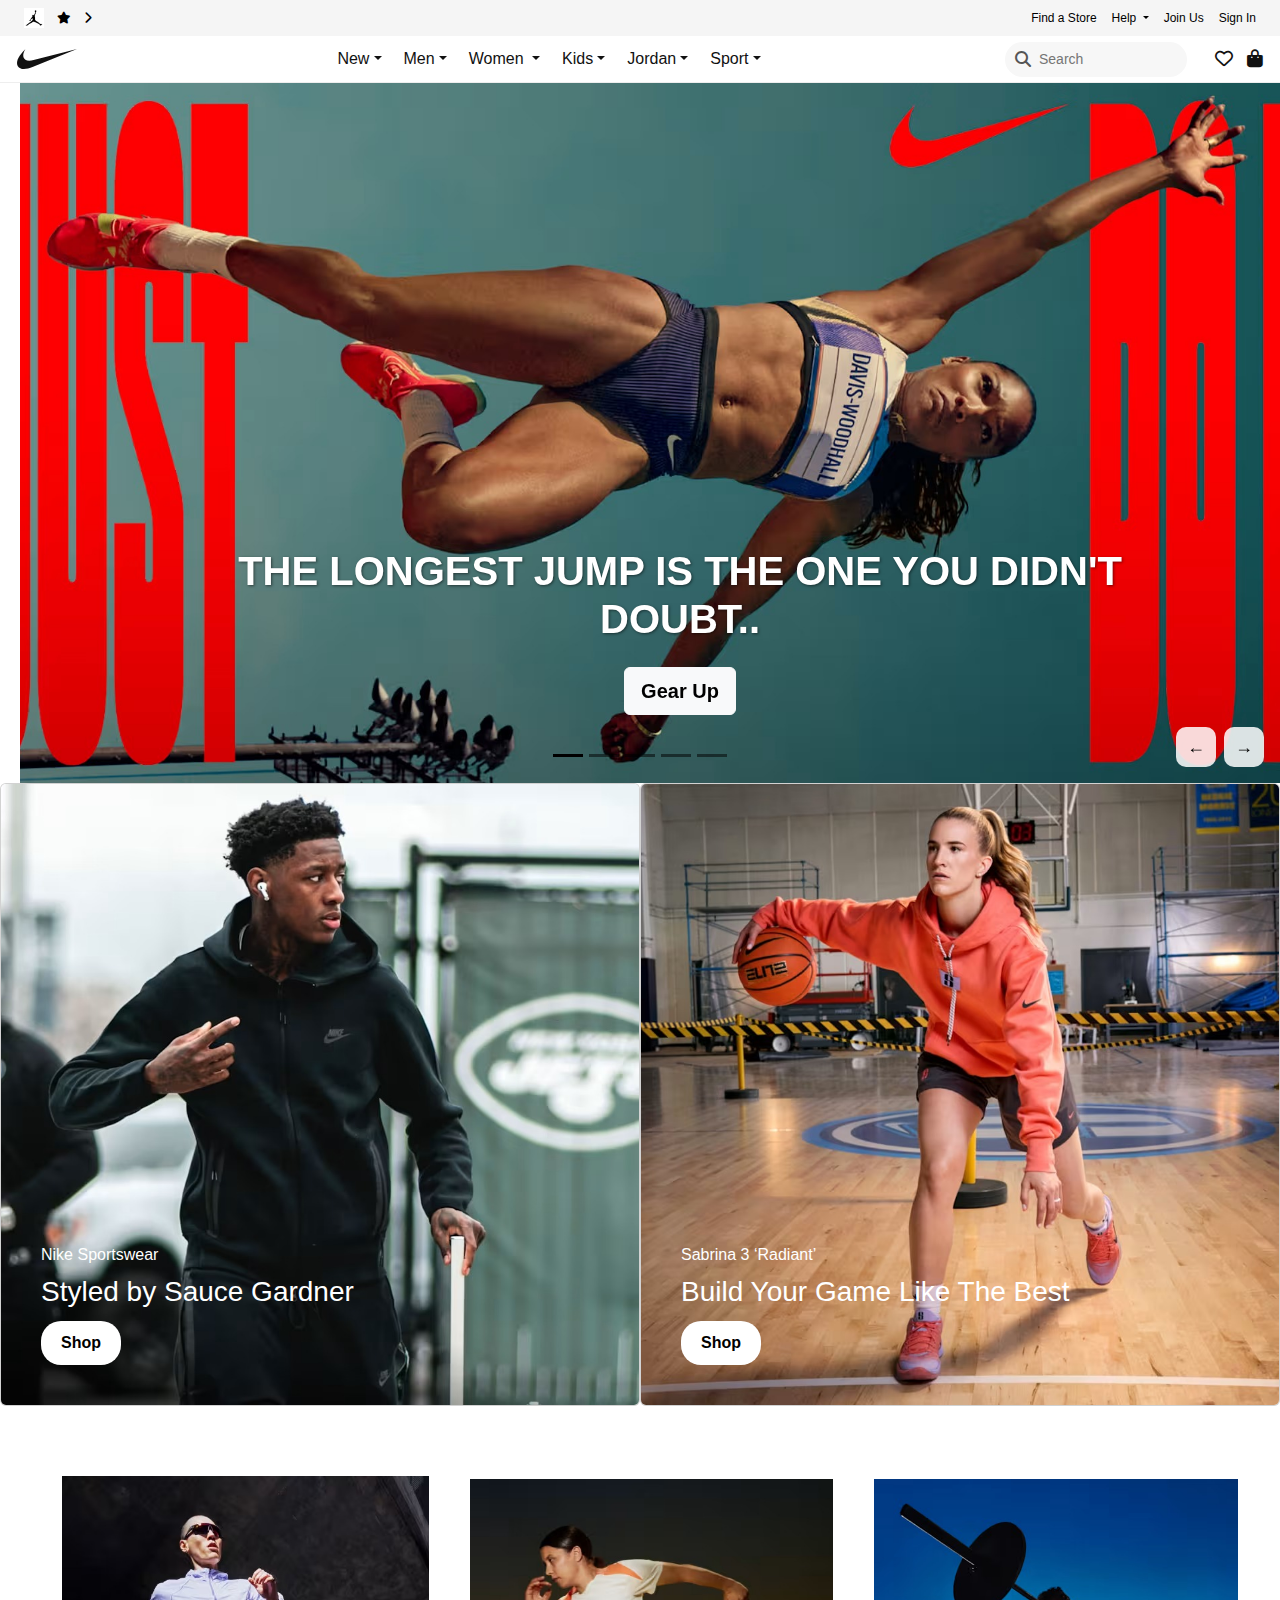
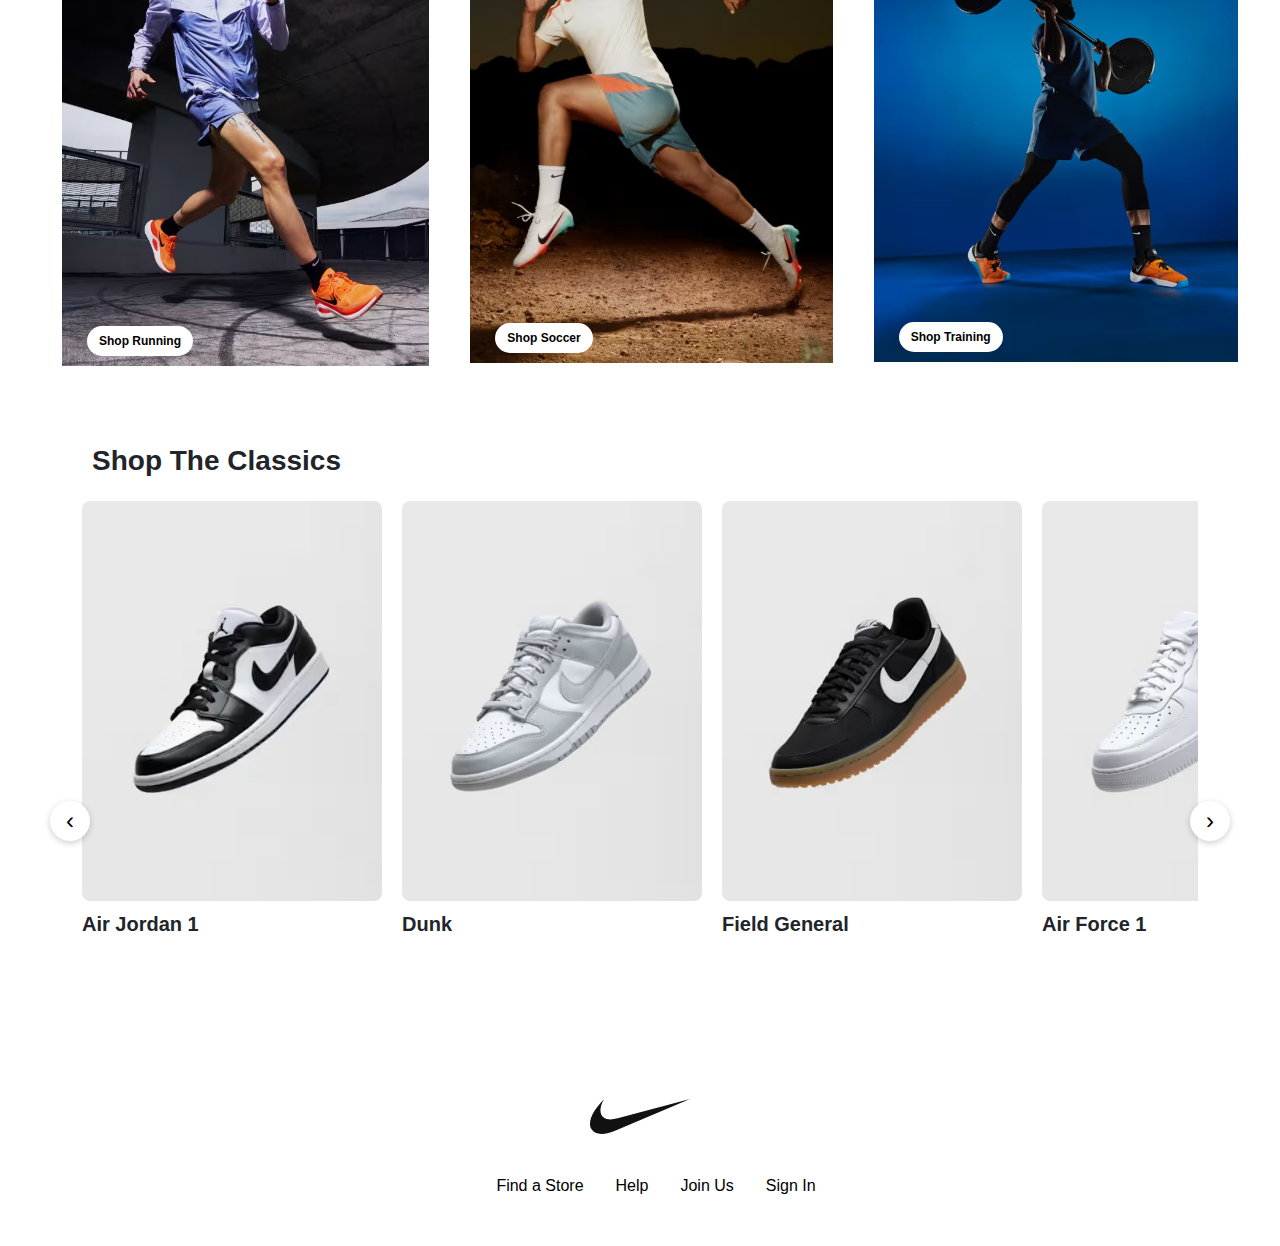
<file: index.html>
<!DOCTYPE html>
<html lang="en">

<head>
    <meta charset="utf-8" />
    <meta name="viewport" content="width=device-width,initial-scale=1" />
    <title>Nike - Header (replica)</title>
    <link href="https://cdn.jsdelivr.net/npm/bootstrap@5.3.3/dist/css/bootstrap.min.css" rel="stylesheet">
    <link href="https://cdnjs.cloudflare.com/ajax/libs/font-awesome/6.4.0/css/all.min.css" rel="stylesheet">
    <link rel="stylesheet" href="landingpage.css">
</head>

<body>

    <!-- Top Bar -->
    <!-- Top Bar -->
    <div class="top-bar px-4 d-flex justify-content-between align-items-center">
        <div class="d-flex align-items-center gap-2 top-left">
            <img src="./image/Jordan-header.jpg" alt="Jordan" class="top-icon">
            <i class="fa fa-star"></i>
            <i class="fa fa-chevron-right"></i>
        </div>

        <div class="top-right d-flex align-items-center">
            <a href="#">Find a Store</a>

            <!-- Help Dropdown -->
            <div class="dropdown">
                <a class="dropdown-toggle" href="#" role="button" data-bs-toggle="dropdown" aria-expanded="false">
                    Help
                </a>
                <ul class="dropdown-menu">
                    <li><a class="dropdown-item" href="#">Order Status</a></li>
                    <li><a class="dropdown-item" href="#">Shipping & Delivery</a></li>
                    <li><a class="dropdown-item" href="#">Returns</a></li>
                    <li><a class="dropdown-item" href="#">Order Cancellation</a></li>
                    <li><a class="dropdown-item" href="#">Size Charts</a></li>
                    <li><a class="dropdown-item" href="#">Contact Us</a></li>
                    <li><a class="dropdown-item" href="#">Membership</a></li>
                    <li><a class="dropdown-item" href="#">Promotions & Discounts</a></li>
                    <li><a class="dropdown-item" href="#">Product Advice</a></li>
                    <li><a class="dropdown-item" href="#">Send Us Feedback</a></li>
                </ul>
            </div>

            <a href="#">Join Us</a>
            <a href="#">Sign In</a>
        </div>
    </div>


    <!-- Main Navbar -->
    <header class="nike-header">
        <nav class="navbar navbar-expand-lg">
            <div class="container-fluid">

                <!-- Brand / Logo -->
                <a class="navbar-brand" href="index.html">
                    <img src="./nikelogo.svg" alt="Nike" width="80">
                </a>

                <!-- Mobile toggle -->
                <button class="navbar-toggler" type="button" data-bs-toggle="collapse" data-bs-target="#navbarContent"
                    aria-controls="navbarContent" aria-expanded="false" aria-label="Toggle navigation">
                    <span class="navbar-toggler-icon"></span>
                </button>

                <!-- Center nav -->
                <div class="collapse navbar-collapse justify-content-center" id="navbarContent">
                    <ul class="navbar-nav mb-2 mb-lg-0 align-items-start">

                        <!-- New (exact labels taken from site) -->
                        <li class="nav-item dropdown mega-dropdown">
                            <a class="nav-link dropdown-toggle" href="#" id="newDropdown" data-bs-toggle="dropdown"
                                aria-expanded="false">New</a>
                            <div class="dropdown-menu mega-menu p-4" aria-labelledby="newDropdown">
                                <div class="row gx-4">
                                    <div class="col-md-3">
                                        <h6 class="mega-title">New & Featured</h6>
                                        <ul class="list-unstyled">
                                            <li><a href="#">Shop Sale:New Styles Added</a></li>
                                            <li><a href="#">New Arrivals</a></li>
                                            <li><a href="#">Best Sellers</a></li>
                                            <li><a href="#">Latest Drops</a></li>
                                            <li><a href="#">Nike x LEGO® Collection</a></li>
                                            <li><a href="#">SNKRS Launch Calendar</a></li>
                                        </ul>
                                    </div>

                                    <div class="col-md-3">
                                        <h6 class="mega-title">Shop New</h6>
                                        <ul class="list-unstyled">
                                            <li><a href="#">Men</a></li>
                                            <li><a href="women.html">Women</a></li>
                                            <li><a href="#">Kids</a></li>
                                            <li><a href="#">Shop All</a></li>
                                        </ul>
                                    </div>

                                    <div class="col-md-6">
                                        <h6 class="mega-title">Trending</h6>
                                        <ul class="list-unstyled">
                                            <li><a href="#">Metallics Collection</a></li>
                                            <li><a href="#">24.7 Collection</a></li>
                                            <li><a href="#">Nike Form Collection</a></li>
                                            <li><a href="#">Nike Style By</a></li>
                                            <li><a href="#">ACG Essentials</a></li>
                                            <li><a href="#">Running Shoe Finder</a></li>
                                        </ul>
                                    </div>
                                </div>
                            </div>
                        </li>

                        <!-- Men -->
                        <li class="nav-item dropdown mega-dropdown">
                            <a class="nav-link dropdown-toggle" href="#" id="menDropdown" data-bs-toggle="dropdown"
                                aria-expanded="false">Men</a>
                            <div class="dropdown-menu mega-menu p-4" aria-labelledby="menDropdown">
                                <div class="row gx-4">
                                    <div class="col-md-3">
                                        <h6 class="mega-title">New & Featured</h6>
                                        <ul class="list-unstyled">
                                            <li><a href="#">Shop Sale:New Styles Added</a></li>
                                            <li><a href="#">New Arrivals</a></li>
                                            <li><a href="#">Best Sellers</a></li>
                                            <li><a href="#">Latest Drops</a></li>
                                            <li><a href="#">Fall Collection</a></li>
                                        </ul>
                                    </div>

                                    <div class="col-md-3">
                                        <h6 class="mega-title">Shoes</h6>
                                        <ul class="list-unstyled">
                                            <li><a href="#">All Shoes</a></li>
                                            <li><a href="#">Basketball</a></li>
                                            <li><a href="#">Lifestyle</a></li>
                                            <li><a href="#">Jordan</a></li>
                                            <li><a href="#">Retro Running</a></li>
                                            <li><a href="#">Running</a></li>
                                            <li><a href="#">Sandals & Slides</a></li>
                                            <li><a href="#">Shoes $100 & Under</a></li>
                                            <li><a href="#">Training & Gym</a></li>
                                        </ul>
                                    </div>

                                    <div class="col-md-3">
                                        <h6 class="mega-title">Clothing</h6>
                                        <ul class="list-unstyled">
                                            <li><a href="#">All Clothing</a></li>
                                            <li><a href="#">Hoodies & Sweatshirts</a></li>
                                            <li><a href="#">Jordan</a></li>
                                            <li><a href="#">Jackets & Vests</a></li>
                                            <li><a href="#">Matching Sets</a></li>
                                            <li><a href="#">Pants</a></li>
                                            <li><a href="#">Shorts</a></li>
                                            <li><a href="#">Tops & Graphic Tees</a></li>
                                            <li><a href="#">24.7 Collection</a></li>
                                        </ul>
                                    </div>

                                    <div class="col-md-3">
                                        <h6 class="mega-title">Accessories</h6>
                                        <ul class="list-unstyled">
                                            <li><a href="#">Bags & Backpacks</a></li>
                                            <li><a href="#">Belts</a></li>
                                            <li><a href="#">Hats & Headwear</a></li>
                                            <li><a href="#">Socks</a></li>
                                            <li><a href="#">Sunglasses</a></li>
                                            <li><a href="#">Underwear</a></li>
                                        </ul>
                                    </div>
                                </div>
                            </div>
                        </li>

                        <!-- Women -->
                        <li class="nav-item dropdown mega-dropdown">
                            <a class="nav-link dropdown-toggle" href="women.html" id="womenDropdown"
                                onclick="window.location='women.html'">
                                Women
                            </a>

                            <div class="dropdown-menu mega-menu p-4" aria-labelledby="womenDropdown">
                                <div class="row gx-4">
                                    <div class="col-md-3">
                                        <h6 class="mega-title">New & Featured</h6>
                                        <ul class="list-unstyled">
                                            <li><a href="#">Shop Sale:New Styles Added</a></li>
                                            <li><a href="#">New Arrivals</a></li>
                                            <li><a href="#">Best Sellers</a></li>
                                            <li><a href="#">Latest Drops</a></li>
                                            <li><a href="#">Air Max Muse & Air Superfly</a></li>
                                            <li><a href="#">Fall Collection</a></li>
                                        </ul>
                                    </div>
                                    <div class="col-md-3">
                                        <h6 class="mega-title">Shop by Color</h6>
                                        <ul class="list-unstyled">
                                            <li><a href="#">Picante Red</a></li>
                                            <li><a href="#">Teal Tones</a></li>
                                            <li><a href="#">Pink Pops</a></li>
                                            <li><a href="#">Burgundy Crush</a></li>
                                            <li><a href="#">Midnight Navy</a></li>
                                            <li><a href="#">Timeless Neutrals</a></li>
                                        </ul>
                                    </div>
                                    <div class="col-md-3">
                                        <h6 class="mega-title">Shoes</h6>
                                        <ul class="list-unstyled">
                                            <li><a href="#">All Shoes</a></li>
                                            <li><a href="#">Basketball</a></li>
                                            <li><a href="#">Lifestyle</a></li>
                                            <li><a href="#">Jordan</a></li>
                                            <li><a href="#">Retro Running</a></li>
                                            <li><a href="#">Running</a></li>
                                            <li><a href="#">Sandals & Slides</a></li>
                                            <li><a href="#">Shoes $100 & Under</a></li>
                                            <li><a href="#">Training & Gyms</a></li>
                                        </ul>
                                    </div>

                                    <div class="col-md-3">
                                        <h6 class="mega-title">Clothing</h6>
                                        <ul class="list-unstyled">
                                            <li><a href="#">All Clothing</a></li>
                                            <li><a href="#">Bras</a></li>
                                            <li><a href="#">Hoodies & Sweatshirts</a></li>
                                            <li><a href="#">Leggings</a></li>
                                            <li><a href="#">Matching Sets</a></li>
                                            <li><a href="#">Jackets & Vests</a></li>
                                            <li><a href="#">Pants</a></li>
                                            <li><a href="#">Skirts & Dresses</a></li>
                                            <li><a href="#">Shorts</a></li>
                                            <li><a href="#">Tops & Graphics Tees</a></li>
                                            <li><a href="#">24.7 Collection</a></li>
                                        </ul>
                                    </div>

                                    <div class="col-md-3">
                                        <h6 class="mega-title">Accessories</h6>
                                        <ul class="list-unstyled">
                                            <li><a href="#">Bags & Backpacks</a></li>
                                            <li><a href="#">Belts</a></li>
                                            <li><a href="#">Hats & Headwear</a></li>
                                            <li><a href="#">Socks</a></li>
                                            <li><a href="#">Sunglasses</a></li>
                                        </ul>
                                    </div>
                                </div>
                            </div>
                        </li>

                        <!-- Kids -->
                        <li class="nav-item dropdown mega-dropdown">
                            <a class="nav-link dropdown-toggle" href="#" id="kidsDropdown" data-bs-toggle="dropdown"
                                aria-expanded="false">Kids</a>
                            <div class="dropdown-menu mega-menu p-4" aria-labelledby="kidsDropdown">
                                <div class="row gx-4">
                                    <div class="col-md-3">
                                        <h6 class="mega-title">New & Featured</h6>
                                        <ul class="list-unstyled">
                                            <li><a href="#">Shop Sale: New Styles Added</a></li>
                                            <li><a href="#">New Arrivals</a></li>
                                            <li><a href="#">Best Sellers</a></li>
                                            <li><a href="#">Fleece Shop</a></li>
                                            <li><a href="#">Nike x LEGO® Collection</a></li>
                                            <li><a href="#">Teens</a></li>
                                        </ul>
                                    </div>

                                    <div class="col-md-3">
                                        <h6 class="mega-title">All Shoes</h6>
                                        <ul class="list-unstyled">
                                            <li><a href="#">Big Kids (7-15 yrs)</a></li>
                                            <li><a href="#">Little Kids (3-7 yrs)</a></li>
                                            <li><a href="#">Baby & Toddler (0-3 yrs)</a></li>
                                            <li><a href="#">Basketball</a></li>
                                            <li><a href="#">Lifestyle</a></li>
                                            <li><a href="#">Jordan</a></li>
                                            <li><a href="#">Retro Running</a></li>
                                            <li><a href="#">Running</a></li>
                                            <li><a href="#">Sandals & Slides</a></li>
                                            <li><a href="#">Shoes $80 & Under</a></li>
                                            <li><a href="#">Soccer</a></li>
                                        </ul>
                                    </div>

                                    <div class="col-md-3">
                                        <h6 class="mega-title">All Clothing</h6>
                                        <ul class="list-unstyled">
                                            <li><a href="#">Big Kids (7-15 yrs)</a></li>
                                            <li><a href="#">Little Kids (3-7 yrs)</a></li>
                                            <li><a href="#">Baby & Toddler (0-3 yrs)</a></li>
                                            <li><a href="#">Bras</a></li>
                                            <li><a href="#">Hoodies & Sweatshirts</a></li>
                                            <li><a href="#">Jordan</a></li>
                                            <li><a href="#">Matching Sets</a></li>
                                            <li><a href="#">Pants & Tights</a></li>
                                            <li><a href="#">Shorts</a></li>
                                            <li><a href="#">Skirts & Dresses</a></li>
                                            <li><a href="#">Tops & T-shirts</a></li>

                                        </ul>
                                    </div>
                                    <div class="col-md-3">
                                        <h6 class="mega-title">Accessories</h6>
                                        <ul class="list-unstyled">
                                            <li><a href="#">Bags & Backpacks</a></li>
                                            <li><a href="#">Belts</a></li>
                                            <li><a href="#">Hats & Headwear</a></li>
                                            <li><a href="#">Socks</a></li>
                                            <li><a href="#">Sunglasses</a></li>
                                        </ul>
                                    </div>

                                    <div class="col-md-3">
                                        <h6 class="mega-title">Shop by Sport</h6>
                                        <ul class="list-unstyled">
                                            <li><a href="#">Basketball</a></li>
                                            <li><a href="#">Gymnastics</a></li>
                                            <li><a href="#">Football</a></li>
                                            <li><a href="#">Running</a></li>
                                            <li><a href="#">Soccer</a></li>
                                        </ul>
                                    </div>
                                </div>
                            </div>
                        </li>

                        <!-- Jordan -->
                        <li class="nav-item dropdown mega-dropdown">
                            <a class="nav-link dropdown-toggle" href="#" id="jordanDropdown" data-bs-toggle="dropdown"
                                aria-expanded="false">Jordan</a>
                            <div class="dropdown-menu mega-menu p-4" aria-labelledby="jordanDropdown">
                                <div class="row gx-4">
                                    <div class="col-md-3">
                                        <h6 class="mega-title">New & Featured</h6>
                                        <ul class="list-unstyled">
                                            <li><a href="#">Shop Sale: New Styles Added</a></li>
                                            <li><a href="#">New Arrivals</a></li>
                                            <li><a href="#">Best Sellers</a></li>
                                            <li><a href="#">Jordan Heat Check</a></li>
                                            <li><a href="#">Jordan Sleeper Picks</a></li>
                                            <li><a href="#">Shattered Backboard Capsule</a></li>
                                        </ul>
                                    </div>

                                    <div class="col-md-3">
                                        <h6 class="mega-title">Sport</h6>
                                        <ul class="list-unstyled">
                                            <li><a href="#">Jordan Basketball</a></li>
                                            <li><a href="#">Jordan Golf</a></li>
                                            <li><a href="#">Jordan Cleats</a></li>
                                            <li><a href="#">Women's Jordan Training & Gyms</a></li>
                                        </ul>
                                    </div>
                                    <div class="col-md-3">
                                        <h6 class="mega-title">Men</h6>
                                        <ul class="list-unstyled">
                                            <li><a href="#">Shop All</a></li>
                                            <li><a href="#">Shoes</a></li>
                                            <li><a href="#">AJ1</a></li>
                                            <li><a href="#">Clothing</a></li>
                                        </ul>
                                    </div>
                                    <div class="col-md-3">
                                        <h6 class="mega-title">Women</h6>
                                        <ul class="list-unstyled">
                                            <li><a href="#">Shop All</a></li>
                                            <li><a href="#">Shoes</a></li>
                                            <li><a href="#">AJ1</a></li>
                                            <li><a href="#">Clothing</a></li>
                                            <li><a href="#">Jordan Brand Women Collection</a></li>
                                        </ul>
                                    </div>
                                    <div class="col-md-3">
                                        <h6 class="mega-title">Kids</h6>
                                        <ul class="list-unstyled">
                                            <li><a href="#">Shop All</a></li>
                                            <li><a href="#">Shoes</a></li>
                                            <li><a href="#">AJ1</a></li>
                                            <li><a href="#">Clothing</a></li>
                                            <li><a href="#">Big Kids</a></li>
                                            <li><a href="#">Little Kids</a></li>
                                            <li><a href="#">Baby & Toddler</a></li>
                                        </ul>
                                    </div>

                                    <div class="col-md-3">
                                        <h6 class="mega-title">Accessories</h6>
                                        <ul class="list-unstyled">
                                            <li><a href="#">Shop All</a></li>
                                            <li><a href="#">Bags & Backpacks</a></li>
                                            <li><a href="#">Hats & Headwear</a></li>
                                        </ul>
                                    </div>
                                </div>
                            </div>
                        </li>

                        <!-- Sale -->
                        <li class="nav-item dropdown mega-dropdown">
                            <a class="nav-link dropdown-toggle" href="#" id="saleDropdown" data-bs-toggle="dropdown"
                                aria-expanded="false">Sport</a>
                            <div class="dropdown-menu mega-menu p-4" aria-labelledby="saleDropdown">
                                <div class="row gx-4">
                                    <div class="col-md-3">
                                        <h6 class="mega-title">Basketball</h6>
                                        <ul class="list-unstyled">
                                            <li><a href="#">Shoes</a></li>
                                            <li><a href="#">Apparel</a></li>
                                            <li><a href="#">Equipment</a></li>
                                            <li><a href="#">KObe</a></li>
                                            <li><a href="#">Jordan</a></li>
                                        </ul>
                                    </div>

                                    <div class="col-md-3">
                                        <h6 class="mega-title">Soccer</h6>
                                        <ul class="list-unstyled">
                                            <li><a href="#">cleats</a></li>
                                            <li><a href="#">Indoor Footwear</a></li>
                                            <li><a href="#">Apparel</a></li>
                                            <li><a href="#">Equipment</a></li>
                                        </ul>
                                    </div>

                                    <div class="col-md-3">
                                        <h6 class="mega-title">Running</h6>
                                        <ul class="list-unstyled">
                                            <li><a href="#">Road</a></li>
                                            <li><a href="#">Race</a></li>
                                            <li><a href="#">Trail</a></li>
                                            <li><a href="#">Track & Field</a></li>
                                            <li><a href="#">Apparel</a></li>
                                            <li><a href="#">Equipment</a></li>
                                            <li><a href="#">Running Shoe Finder</a></li>
                                        </ul>
                                    </div>

                                    <div class="col-md-3">
                                        <h6 class="mega-title">More Sports</h6>
                                        <ul class="list-unstyled">
                                            <li><a href="#">ACG</a></li>
                                            <li><a href="#">Baseball</a></li>
                                            <li><a href="#">Cheer</a></li>
                                            <li><a href="#">Golf</a></li>
                                            <li><a href="#">Gymnastics</a></li>
                                            <li><a href="#">Lacrosse</a></li>
                                            <li><a href="#">Pickleball</a></li>
                                            <li><a href="#">Skateboarding</a></li>
                                            <li><a href="#">Softball</a></li>
                                            <li><a href="#">Swimming</a></li>
                                            <li><a href="#">Volleyball</a></li>
                                            <li><a href="#">Wresting</a></li>
                                        </ul>
                                    </div>
                                    <div class="col-md-3">
                                        <h6 class="mega-title">Locker</h6>
                                        <ul class="list-unstyled">
                                            <li><a href="#">NBA Gear</a></li>
                                            <li><a href="#">NFL Gear</a></li>
                                            <li><a href="#">MLB Gear</a></li>
                                            <li><a href="#">WNBA Gear</a></li>
                                            <li><a href="#">NCAA Gear</a></li>
                                            <li><a href="#">NWSL Gear</a></li>
                                        </ul>
                                    </div>
                                    <div class="col-md-3">
                                        <h6 class="mega-title">Tennis</h6>
                                        <ul class="list-unstyled">
                                            <li><a href="#">Grand Slam Looks</a></li>
                                            <li><a href="#">Shoes</a></li>
                                            <li><a href="#">Apparel</a></li>
                                            <li><a href="#">Equipment</a></li>
                                        </ul>
                                    </div>
                                    <div class="col-md-3">
                                        <h6 class="mega-title">Training</h6>
                                        <ul class="list-unstyled">
                                            <li><a href="#">Shoes</a></li>
                                            <li><a href="#">Socks</a></li>
                                            <li><a href="#">Apparel</a></li>
                                            <li><a href="#">Equipment</a></li>
                                        </ul>
                                    </div>
                                    <div class="col-md-3">
                                        <h6 class="mega-title">Football</h6>
                                        <ul class="list-unstyled">
                                            <li><a href="#">Cleats</a></li>
                                            <li><a href="#">Apparel</a></li>
                                            <li><a href="#">Equipment</a></li>
                                        </ul>
                                    </div>
                                </div>
                            </div>
                        </li>
                    </ul>
                </div>

                <!-- Right section -->
                <div class="d-flex align-items-center">
                    <div class="search-container">
                        <i class="fas fa-search"></i>
                        <input type="search" placeholder="Search">
                    </div>
                    <a href="#" class="action-icons"><i class="far fa-heart"></i></a>
                    <a href="#" class="action-icons"><i class="fas fa-shopping-bag"></i></a>
                </div>

            </div>
        </nav>
    </header>

    <div id="carouselExampleDark" class="carousel carousel-dark slide position-relative" data-bs-ride="carousel"
        data-bs-pause="false">
        <div id="carouselExampleDark" class="carousel carousel-dark slide" data-bs-ride="carousel">

            <!-- Indicators -->
            <div class="carousel-indicators">
                <button type="button" data-bs-target="#carouselExampleDark" data-bs-slide-to="0" class="active"
                    aria-current="true" aria-label="Slide 1"></button>
                <button type="button" data-bs-target="#carouselExampleDark" data-bs-slide-to="1"
                    aria-label="Slide 2"></button>
                <button type="button" data-bs-target="#carouselExampleDark" data-bs-slide-to="2"
                    aria-label="Slide 3"></button>
                <button type="button" data-bs-target="#carouselExampleDark" data-bs-slide-to="3"
                    aria-label="Slide 4"></button>
                <button type="button" data-bs-target="#carouselExampleDark" data-bs-slide-to="4"
                    aria-label="Slide 5"></button>
            </div>

            <!-- Slides -->
            <div class="carousel-inner">
                <!-- Slide 1 (add class to shift) -->
                <div class="carousel-item active first-slide-move" data-bs-interval="10000">
                    <img id="slide1-img" src="./image/1st.jpg" class="d-block w-100" alt="Slide 1"
                        style="height: 700px; object-fit: cover;">
                    <div class="carousel-caption d-flex flex-column justify-content-end align-items-center h-100 pb-5">
                        <h1 class="fw-bold text-white text-uppercase text-center">THE LONGEST JUMP IS THE ONE YOU DIDN'T
                            DOUBT..</h1>
                        <button class="btn btn-light btn-lg mt-3 fw-bold rounded" style="border-radius: 10px;">Gear
                            Up</button>
                    </div>
                </div>

                <div class="carousel-item" data-bs-interval="10000">
                    <img id="slide2-img" src="./image/2nd.jpg" class="d-block w-100" alt="Slide 2"
                        style="height: 700px; object-fit: cover;">
                    <div class="carousel-caption d-flex flex-column justify-content-end align-items-center h-100 pb-5">
                        <h1 class="fw-bold text-white text-uppercase text-center">SHOW THEM WHO YOU ARE.</h1>
                        <h3 class="text-white text-center">When your rival is at the door, who will you become? NFL Nike
                            Rivalries are here.</h3>
                        <button class="btn btn-light btn-lg mt-3 fw-bold rounded"
                            style="border-radius: 10px;">Shop</button>
                    </div>
                </div>

                <div class="carousel-item">
                    <img id="slide3-img" src="./image/3rd.jpg" class="d-block w-100" alt="Slide 3"
                        style="height: 700px; object-fit: cover;">
                    <div class="carousel-caption d-flex flex-column justify-content-end align-items-center h-100 pb-5">
                        <h1 class="fw-bold text-white text-uppercase text-center">MADE TO SHINE</h1>
                        <h3 class="text-white text-center">Giannis Freak 7'Spotlight' is ready for the moment.</h3>
                        <button class="btn btn-light btn-lg mt-3 fw-bold rounded"
                            style="border-radius: 10px; text-align: center;">Shop</button>
                    </div>
                </div>

                <div class="carousel-item">
                    <img id="slide4-img" src="./image/4th.jpg" class="d-block w-100" alt="Slide 4"
                        style="height: 700px; object-fit: cover;">
                    <div class="carousel-caption d-flex flex-column justify-content-end align-items-center h-100 pb-5">
                        <h1 class="fw-bold text-white text-uppercase text-center">OFF-COURT FITS</h1>
                        <h3 class="text-white text-center">Explore hoops inspired style to rock wherever you go.</h3>
                        <button class="btn btn-light btn-lg mt-3 fw-bold rounded"
                            style="border-radius: 10px;">Shop</button>
                    </div>
                </div>

                <div class="carousel-item">
                    <img id="slide5-img" src="./image/5th.jpg" class="d-block w-100" alt="Slide 5"
                        style="height: 700px; object-fit: cover;">
                    <div class="carousel-caption d-flex flex-column justify-content-end align-items-center h-100 pb-5">
                        <h1 class="fw-bold text-white text-uppercase text-center">SHAKE IT UP</h1>
                        <h3 class="text-white text-center">The Field General pairs a suede upper with a Waffle sole to
                            create the perfect retro look</h3>
                        <button class="btn btn-light btn-lg mt-3 fw-bold rounded"
                            style="border-radius: 10px;">Shop</button>
                    </div>
                </div>

                <script>
                    function updateSlideImages() {
                        const slideImages = [
                            { id: 'slide1-img', desktop: './image/1st.jpg', mobile: './image/3-3.jpg' },
                            { id: 'slide2-img', desktop: './image/2nd.jpg', mobile: './image/2-2.jpg' },
                            { id: 'slide3-img', desktop: './image/3rd.jpg', mobile: './image/1-1.jpg' },
                            { id: 'slide4-img', desktop: './image/4th.jpg', mobile: './image/4-4.jpg' },
                            { id: 'slide5-img', desktop: './image/5th.jpg', mobile: './image/5-5.jpg' }
                        ];

                        const isMobile = window.innerWidth <= 920;

                        slideImages.forEach(slide => {
                            const img = document.getElementById(slide.id);
                            if (!img) return;

                            // Choose src based on screen width
                            img.src = isMobile ? slide.mobile : slide.desktop;

                            // Error handling: If image not found, fallback to desktop image (or you can customize)
                            img.onerror = () => {
                                console.warn(`Image failed to load: ${img.src}. Falling back to desktop image.`);
                                img.onerror = null; // prevent infinite loop
                                img.src = slide.desktop;
                            };
                        });
                    }

                    window.addEventListener('load', updateSlideImages);
                    window.addEventListener('resize', updateSlideImages);
                </script>
            </div>
        </div>



        <!-- Custom Forward/Backward Buttons -->
        <div class="position-absolute bottom-0 end-0 m-3 d-flex gap-2 carousel-control-buttons">
            <button class="btn btn-light" data-bs-target="#carouselExampleDark" data-bs-slide="prev"
                style="border-radius: 10px;">←</button>
            <button class="btn btn-light" data-bs-target="#carouselExampleDark" data-bs-slide="next"
                style="border-radius: 10px;">→</button>
        </div>
    </div>
    <section class="product-section">
        <div class="card">
            <img src="./con001.jpg" alt="Nike Style by Sauce Gardner">
            <div class="card-content">
                <p>Nike Sportswear</p>
                <h2>Styled by Sauce Gardner</h2>
                <button class="shop-btn">Shop</button>
            </div>
        </div>

        <div class="card">
            <img src="./con002.jpg" alt="Sabrina 3 Radiant">
            <div class="card-content">
                <p>Sabrina 3 ‘Radiant’</p>
                <h2>Build Your Game Like The Best</h2>
                <button class="shop-btn">Shop</button>
            </div>
        </div>
    </section>
    <section class="African">
        <div class="African-card">
            <div class="card01">
                <img src="./001.jpg" alt="001">
                <button class="shop-btn1">Shop Running</button>
            </div>
            <div class="card01">
                <img src="./002.jpg" alt="002">
                <button class="shop-btn1">Shop Soccer</button>
            </div>
            <div class="card01">
                <img src="./003.jpg" alt="003">
                <button class="shop-btn1">Shop Training</button>
            </div>
        </div>
    </section>

    <div class="container my-5 position-relative">
        <h3 class="mb-4 fw-bold">Shop The Classics</h3>

        <!-- Left / Right buttons -->
        <button class="slider-btn left" onclick="scrollSlider(-1)">&#8249;</button>
        <button class="slider-btn right" onclick="scrollSlider(1)">&#8250;</button>

        <!-- Product slider -->
        <div id="productSlider" class="product-slider">
            <div class="product-card">
                <img src="./image/0001.jpg" alt="Air Jordan 1">
                <div class="mt-2">Air Jordan 1</div>
            </div>
            <div class="product-card">
                <img src="./0002.jpg" alt="Dunk">
                <div class="mt-2">Dunk</div>
            </div>
            <div class="product-card">
                <img src="./0003.jpg" alt="Field General">
                <div class="mt-2">Field General</div>
            </div>
            <div class="product-card">
                <img src="./0004.jpg" alt="Air Force 1">
                <div class="mt-2">Air Force 1</div>
            </div>
            <div class="product-card">
                <img src="./0005.jpg" alt="Air Max">
                <div class="mt-2">Air Max</div>
            </div>
            <div class="product-card">
                <img src="./0006.jpg" alt="Air Max">
                <div class="mt-2">Vomero</div>
            </div>
            <div class="product-card">
                <img src="./0007.jpg" alt="Air Max">
                <div class="mt-2">Cortez</div>
            </div>
            <div class="product-card">
                <img src="./imgi_24_women-s-shoes-clothing-accessories.jpg" alt="Air Max">
                <div class="mt-2">C1TY</div>
            </div>
        </div>

        <script>
            function scrollSlider(direction) {
                const slider = document.getElementById("productSlider");
                let cardWidth = document.querySelector(".product-card").offsetWidth + 20; // card + gap
                slider.scrollBy({ left: direction * cardWidth, behavior: "smooth" });
            }
        </script>


        <section class="nikelogo">
            <div class="nikelogo1">
                <div class="nikelogoo">
                    <img src="./nikelogo.svg" alt="logo">
                </div>
                <div class="find">
                    <ul>
                        <li><a href="#">Find a Store</a></li>
                        <li><a href="#">Help</a></li>
                        <li><a href="#">Join Us</a></li>
                        <li><a href="#">Sign In</a></li>
                    </ul>
                </div>
            </div>
        </section>











        <script src="https://cdn.jsdelivr.net/npm/bootstrap@5.3.3/dist/js/bootstrap.bundle.min.js"></script>
</body>


</html>
</file>
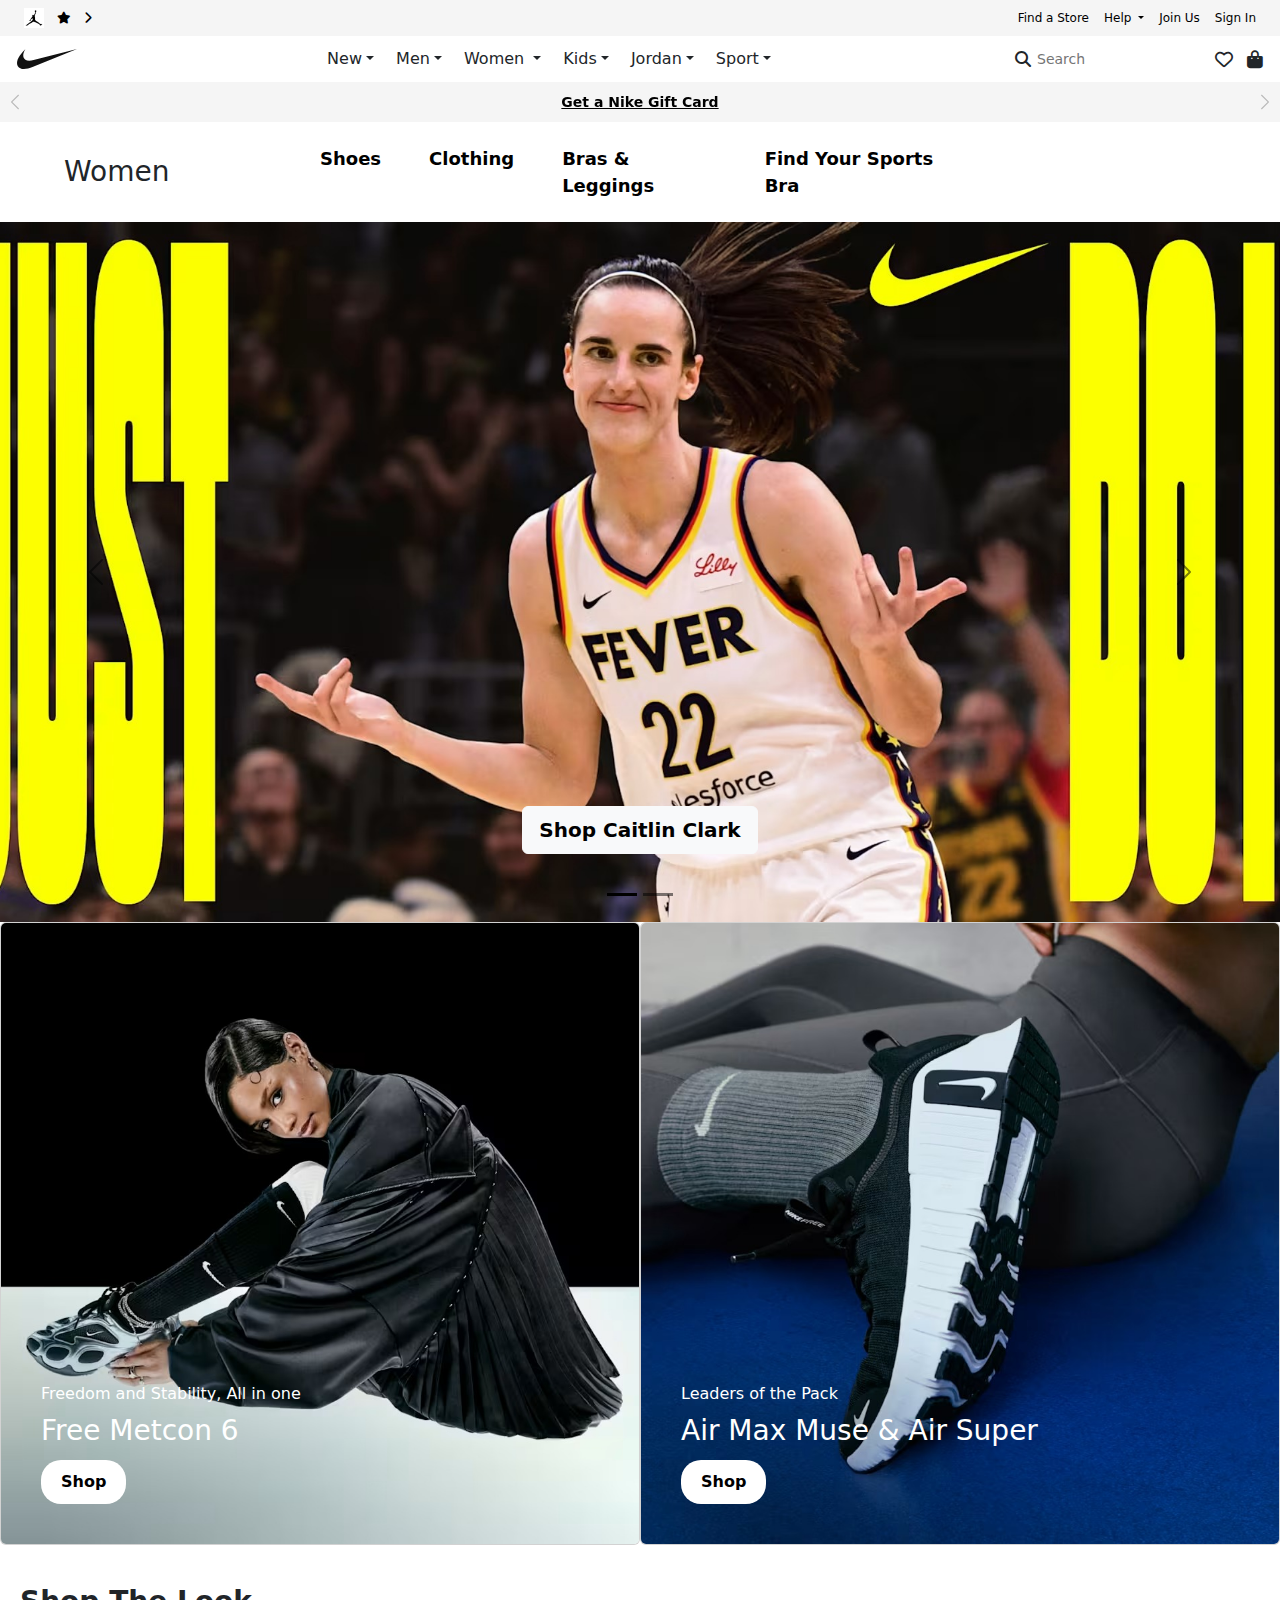
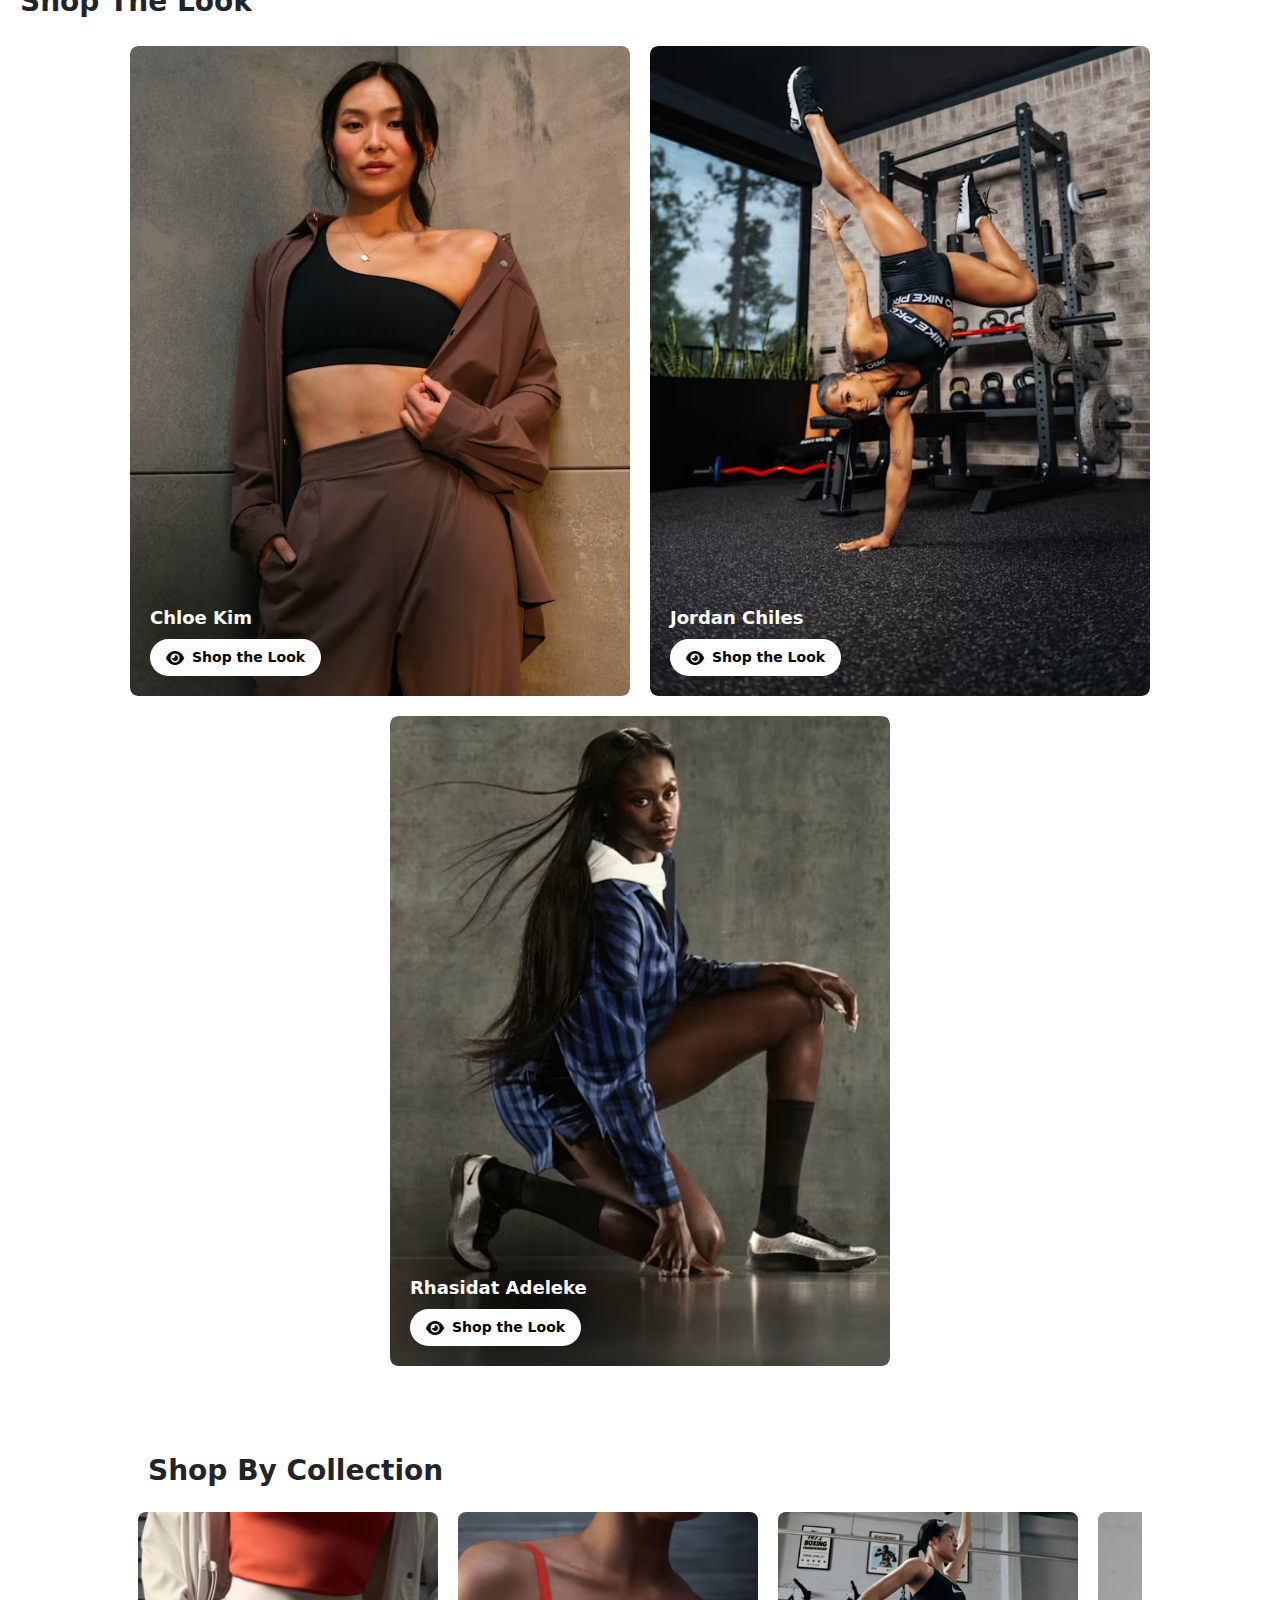
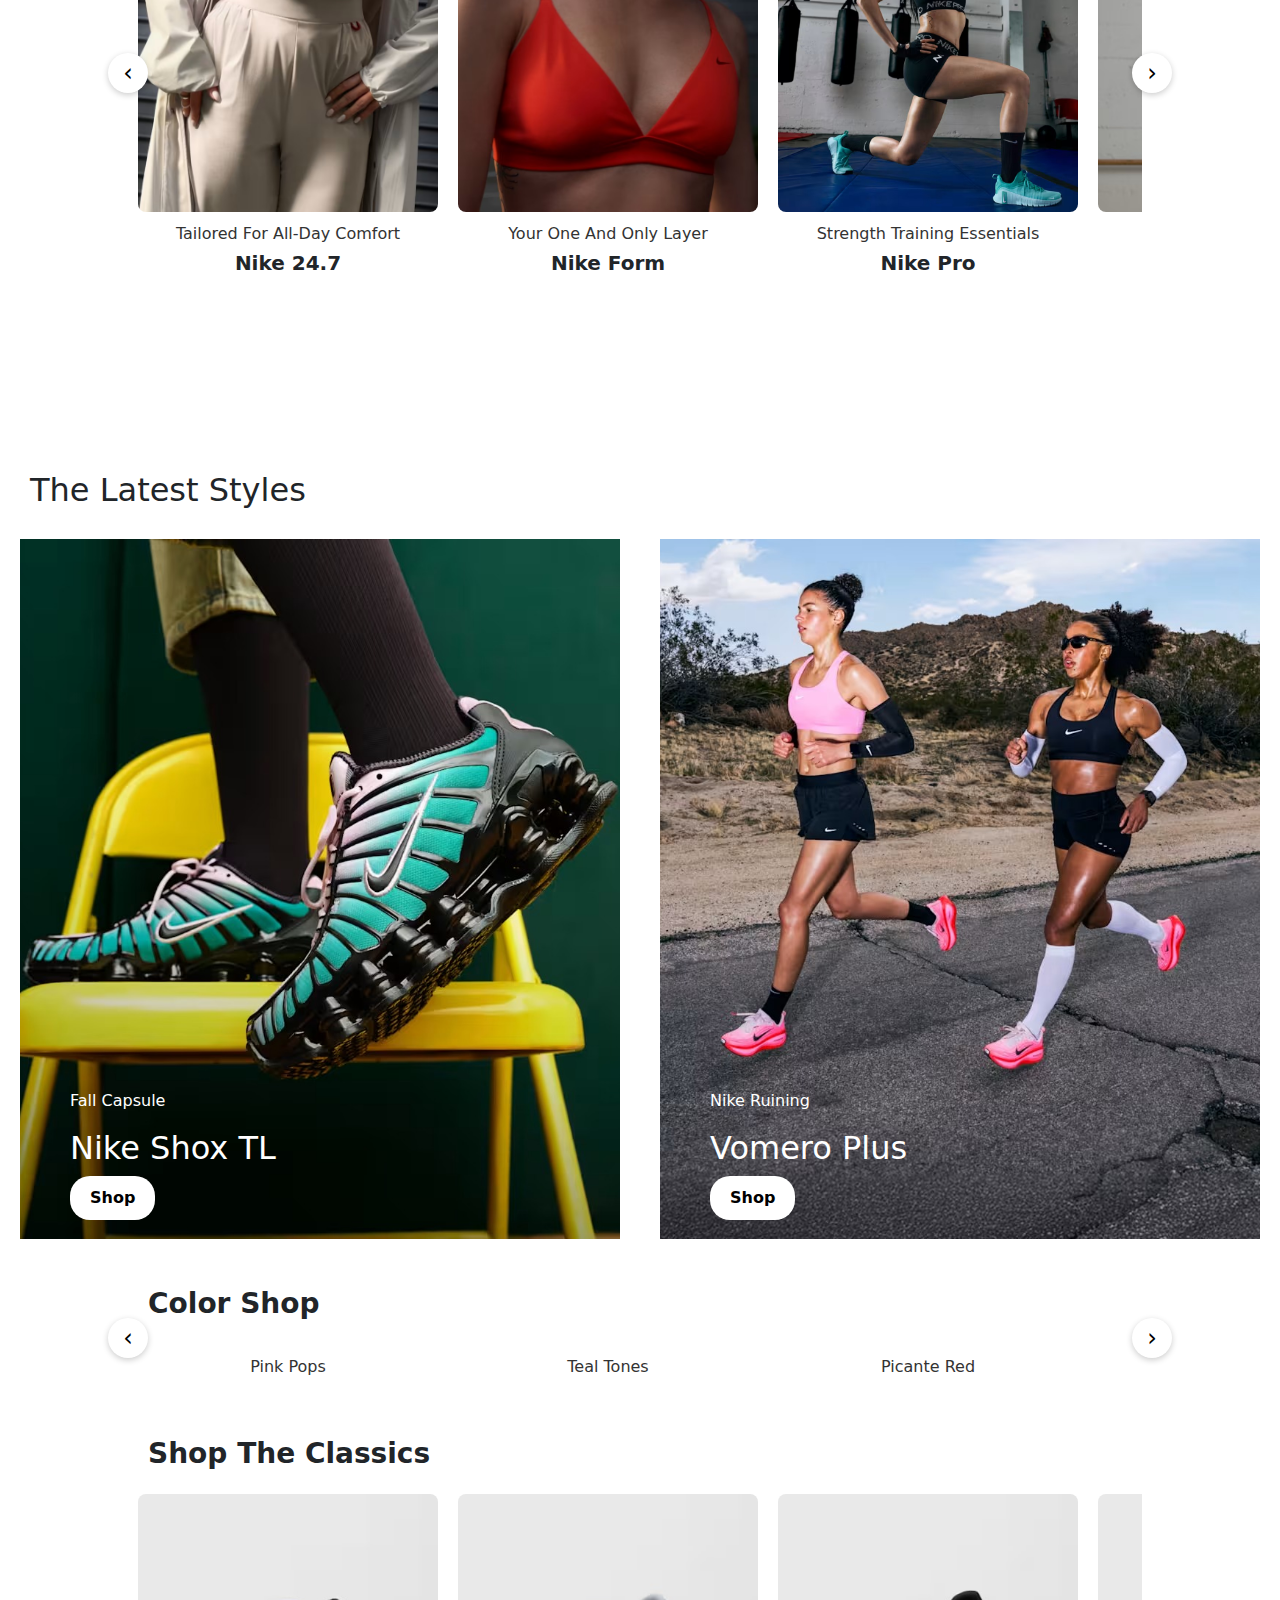
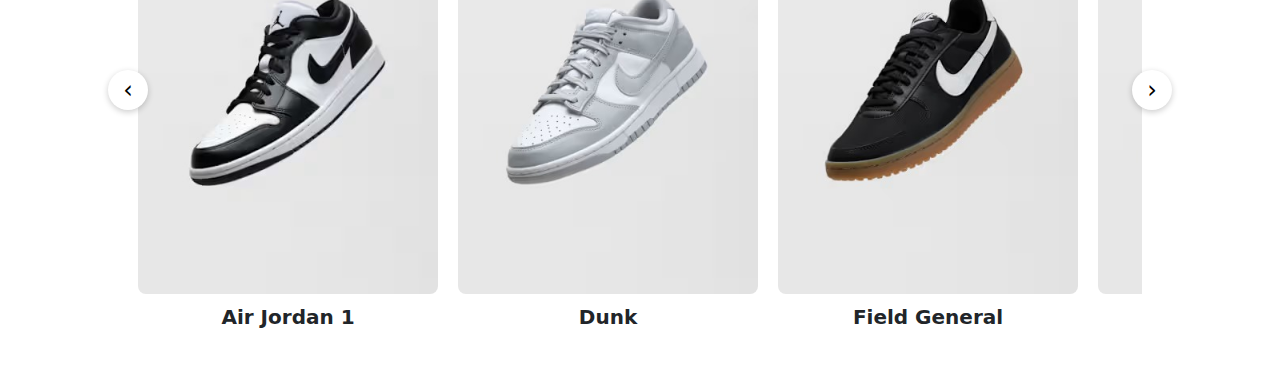
<file: women.html>
<!DOCTYPE html>
<html lang="en">

<head>
    <meta charset="utf-8" />
    <meta name="viewport" content="width=device-width,initial-scale=1" />
    <title>Nike - Header (replica)</title>
    <link href="https://cdn.jsdelivr.net/npm/bootstrap@5.3.3/dist/css/bootstrap.min.css" rel="stylesheet">
    <link href="https://cdnjs.cloudflare.com/ajax/libs/font-awesome/6.4.0/css/all.min.css" rel="stylesheet">
    <link rel="stylesheet" href="./women.css">
</head>

<body>

    <!-- Top Bar -->
    <!-- Top Bar -->
    <div class="top-bar px-4 d-flex justify-content-between align-items-center">
        <div class="d-flex align-items-center gap-2 top-left">
            <img src="./image/Jordan-header.jpg" alt="Jordan" class="top-icon">
            <i class="fa fa-star"></i>
            <i class="fa fa-chevron-right"></i>
        </div>

        <div class="top-right d-flex align-items-center">
            <a href="#">Find a Store</a>

            <!-- Help Dropdown -->
            <div class="dropdown">
                <a class="dropdown-toggle" href="#" role="button" data-bs-toggle="dropdown" aria-expanded="false">
                    Help
                </a>
                <ul class="dropdown-menu">
                    <li><a class="dropdown-item" href="#">Order Status</a></li>
                    <li><a class="dropdown-item" href="#">Shipping & Delivery</a></li>
                    <li><a class="dropdown-item" href="#">Returns</a></li>
                    <li><a class="dropdown-item" href="#">Order Cancellation</a></li>
                    <li><a class="dropdown-item" href="#">Size Charts</a></li>
                    <li><a class="dropdown-item" href="#">Contact Us</a></li>
                    <li><a class="dropdown-item" href="#">Membership</a></li>
                    <li><a class="dropdown-item" href="#">Promotions & Discounts</a></li>
                    <li><a class="dropdown-item" href="#">Product Advice</a></li>
                    <li><a class="dropdown-item" href="#">Send Us Feedback</a></li>
                </ul>
            </div>

            <a href="#">Join Us</a>
            <a href="#">Sign In</a>
        </div>
    </div>


    <!-- Main Navbar -->
    <header class="nike-header">
        <nav class="navbar navbar-expand-lg">
            <div class="container-fluid">

                <!-- Brand / Logo -->
                <a class="navbar-brand" href="index.html">
                    <img src="./nikelogo.svg" alt="Nike" width="80">
                </a>

                <!-- Mobile toggle -->
                <button class="navbar-toggler" type="button" data-bs-toggle="collapse" data-bs-target="#navbarContent"
                    aria-controls="navbarContent" aria-expanded="false" aria-label="Toggle navigation">
                    <span class="navbar-toggler-icon"></span>
                </button>

                <!-- Center nav -->
                <div class="collapse navbar-collapse justify-content-center" id="navbarContent">
                    <ul class="navbar-nav mb-2 mb-lg-0 align-items-start">

                        <!-- New (exact labels taken from site) -->
                        <li class="nav-item dropdown mega-dropdown">
                            <a class="nav-link dropdown-toggle" href="#" id="newDropdown" data-bs-toggle="dropdown"
                                aria-expanded="false">New</a>
                            <div class="dropdown-menu mega-menu p-4" aria-labelledby="newDropdown">
                                <div class="row gx-4">
                                    <div class="col-md-3">
                                        <h6 class="mega-title">New & Featured</h6>
                                        <ul class="list-unstyled">
                                            <li><a href="#">Shop Sale:New Styles Added</a></li>
                                            <li><a href="#">New Arrivals</a></li>
                                            <li><a href="#">Best Sellers</a></li>
                                            <li><a href="#">Latest Drops</a></li>
                                            <li><a href="#">Nike x LEGO® Collection</a></li>
                                            <li><a href="#">SNKRS Launch Calendar</a></li>
                                        </ul>
                                    </div>

                                    <div class="col-md-3">
                                        <h6 class="mega-title">Shop New</h6>
                                        <ul class="list-unstyled">
                                            <li><a href="#">Men</a></li>
                                            <li><a href="women.html">Women</a></li>
                                            <li><a href="#">Kids</a></li>
                                            <li><a href="#">Shop All</a></li>
                                        </ul>
                                    </div>

                                    <div class="col-md-6">
                                        <h6 class="mega-title">Trending</h6>
                                        <ul class="list-unstyled">
                                            <li><a href="#">Metallics Collection</a></li>
                                            <li><a href="#">24.7 Collection</a></li>
                                            <li><a href="#">Nike Form Collection</a></li>
                                            <li><a href="#">Nike Style By</a></li>
                                            <li><a href="#">ACG Essentials</a></li>
                                            <li><a href="#">Running Shoe Finder</a></li>
                                        </ul>
                                    </div>
                                </div>
                            </div>
                        </li>

                        <!-- Men -->
                        <li class="nav-item dropdown mega-dropdown">
                            <a class="nav-link dropdown-toggle" href="#" id="menDropdown" data-bs-toggle="dropdown"
                                aria-expanded="false">Men</a>
                            <div class="dropdown-menu mega-menu p-4" aria-labelledby="menDropdown">
                                <div class="row gx-4">
                                    <div class="col-md-3">
                                        <h6 class="mega-title">New & Featured</h6>
                                        <ul class="list-unstyled">
                                            <li><a href="#">Shop Sale:New Styles Added</a></li>
                                            <li><a href="#">New Arrivals</a></li>
                                            <li><a href="#">Best Sellers</a></li>
                                            <li><a href="#">Latest Drops</a></li>
                                            <li><a href="#">Fall Collection</a></li>
                                        </ul>
                                    </div>

                                    <div class="col-md-3">
                                        <h6 class="mega-title">Shoes</h6>
                                        <ul class="list-unstyled">
                                            <li><a href="#">All Shoes</a></li>
                                            <li><a href="#">Basketball</a></li>
                                            <li><a href="#">Lifestyle</a></li>
                                            <li><a href="#">Jordan</a></li>
                                            <li><a href="#">Retro Running</a></li>
                                            <li><a href="#">Running</a></li>
                                            <li><a href="#">Sandals & Slides</a></li>
                                            <li><a href="#">Shoes $100 & Under</a></li>
                                            <li><a href="#">Training & Gym</a></li>
                                        </ul>
                                    </div>

                                    <div class="col-md-3">
                                        <h6 class="mega-title">Clothing</h6>
                                        <ul class="list-unstyled">
                                            <li><a href="#">All Clothing</a></li>
                                            <li><a href="#">Hoodies & Sweatshirts</a></li>
                                            <li><a href="#">Jordan</a></li>
                                            <li><a href="#">Jackets & Vests</a></li>
                                            <li><a href="#">Matching Sets</a></li>
                                            <li><a href="#">Pants</a></li>
                                            <li><a href="#">Shorts</a></li>
                                            <li><a href="#">Tops & Graphic Tees</a></li>
                                            <li><a href="#">24.7 Collection</a></li>
                                        </ul>
                                    </div>

                                    <div class="col-md-3">
                                        <h6 class="mega-title">Accessories</h6>
                                        <ul class="list-unstyled">
                                            <li><a href="#">Bags & Backpacks</a></li>
                                            <li><a href="#">Belts</a></li>
                                            <li><a href="#">Hats & Headwear</a></li>
                                            <li><a href="#">Socks</a></li>
                                            <li><a href="#">Sunglasses</a></li>
                                            <li><a href="#">Underwear</a></li>
                                        </ul>
                                    </div>
                                </div>
                            </div>
                        </li>

                        <!-- Women -->
                        <li class="nav-item dropdown mega-dropdown">
                            <a class="nav-link dropdown-toggle" href="women.html" id="womenDropdown"
                                onclick="window.location='women.html'">
                                Women
                            </a>

                            <div class="dropdown-menu mega-menu p-4" aria-labelledby="womenDropdown">
                                <div class="row gx-4">
                                    <div class="col-md-3">
                                        <h6 class="mega-title">New & Featured</h6>
                                        <ul class="list-unstyled">
                                            <li><a href="#">Shop Sale:New Styles Added</a></li>
                                            <li><a href="#">New Arrivals</a></li>
                                            <li><a href="#">Best Sellers</a></li>
                                            <li><a href="#">Latest Drops</a></li>
                                            <li><a href="#">Air Max Muse & Air Superfly</a></li>
                                            <li><a href="#">Fall Collection</a></li>
                                        </ul>
                                    </div>
                                    <div class="col-md-3">
                                        <h6 class="mega-title">Shop by Color</h6>
                                        <ul class="list-unstyled">
                                            <li><a href="#">Picante Red</a></li>
                                            <li><a href="#">Teal Tones</a></li>
                                            <li><a href="#">Pink Pops</a></li>
                                            <li><a href="#">Burgundy Crush</a></li>
                                            <li><a href="#">Midnight Navy</a></li>
                                            <li><a href="#">Timeless Neutrals</a></li>
                                        </ul>
                                    </div>
                                    <div class="col-md-3">
                                        <h6 class="mega-title">Shoes</h6>
                                        <ul class="list-unstyled">
                                            <li><a href="#">All Shoes</a></li>
                                            <li><a href="#">Basketball</a></li>
                                            <li><a href="#">Lifestyle</a></li>
                                            <li><a href="#">Jordan</a></li>
                                            <li><a href="#">Retro Running</a></li>
                                            <li><a href="#">Running</a></li>
                                            <li><a href="#">Sandals & Slides</a></li>
                                            <li><a href="#">Shoes $100 & Under</a></li>
                                            <li><a href="#">Training & Gyms</a></li>
                                        </ul>
                                    </div>

                                    <div class="col-md-3">
                                        <h6 class="mega-title">Clothing</h6>
                                        <ul class="list-unstyled">
                                            <li><a href="#">All Clothing</a></li>
                                            <li><a href="#">Bras</a></li>
                                            <li><a href="#">Hoodies & Sweatshirts</a></li>
                                            <li><a href="#">Leggings</a></li>
                                            <li><a href="#">Matching Sets</a></li>
                                            <li><a href="#">Jackets & Vests</a></li>
                                            <li><a href="#">Pants</a></li>
                                            <li><a href="#">Skirts & Dresses</a></li>
                                            <li><a href="#">Shorts</a></li>
                                            <li><a href="#">Tops & Graphics Tees</a></li>
                                            <li><a href="#">24.7 Collection</a></li>
                                        </ul>
                                    </div>

                                    <div class="col-md-3">
                                        <h6 class="mega-title">Accessories</h6>
                                        <ul class="list-unstyled">
                                            <li><a href="#">Bags & Backpacks</a></li>
                                            <li><a href="#">Belts</a></li>
                                            <li><a href="#">Hats & Headwear</a></li>
                                            <li><a href="#">Socks</a></li>
                                            <li><a href="#">Sunglasses</a></li>
                                        </ul>
                                    </div>
                                </div>
                            </div>
                        </li>

                        <!-- Kids -->
                        <li class="nav-item dropdown mega-dropdown">
                            <a class="nav-link dropdown-toggle" href="#" id="kidsDropdown" data-bs-toggle="dropdown"
                                aria-expanded="false">Kids</a>
                            <div class="dropdown-menu mega-menu p-4" aria-labelledby="kidsDropdown">
                                <div class="row gx-4">
                                    <div class="col-md-3">
                                        <h6 class="mega-title">New & Featured</h6>
                                        <ul class="list-unstyled">
                                            <li><a href="#">Shop Sale: New Styles Added</a></li>
                                            <li><a href="#">New Arrivals</a></li>
                                            <li><a href="#">Best Sellers</a></li>
                                            <li><a href="#">Fleece Shop</a></li>
                                            <li><a href="#">Nike x LEGO® Collection</a></li>
                                            <li><a href="#">Teens</a></li>
                                        </ul>
                                    </div>

                                    <div class="col-md-3">
                                        <h6 class="mega-title">All Shoes</h6>
                                        <ul class="list-unstyled">
                                            <li><a href="#">Big Kids (7-15 yrs)</a></li>
                                            <li><a href="#">Little Kids (3-7 yrs)</a></li>
                                            <li><a href="#">Baby & Toddler (0-3 yrs)</a></li>
                                            <li><a href="#">Basketball</a></li>
                                            <li><a href="#">Lifestyle</a></li>
                                            <li><a href="#">Jordan</a></li>
                                            <li><a href="#">Retro Running</a></li>
                                            <li><a href="#">Running</a></li>
                                            <li><a href="#">Sandals & Slides</a></li>
                                            <li><a href="#">Shoes $80 & Under</a></li>
                                            <li><a href="#">Soccer</a></li>
                                        </ul>
                                    </div>

                                    <div class="col-md-3">
                                        <h6 class="mega-title">All Clothing</h6>
                                        <ul class="list-unstyled">
                                            <li><a href="#">Big Kids (7-15 yrs)</a></li>
                                            <li><a href="#">Little Kids (3-7 yrs)</a></li>
                                            <li><a href="#">Baby & Toddler (0-3 yrs)</a></li>
                                            <li><a href="#">Bras</a></li>
                                            <li><a href="#">Hoodies & Sweatshirts</a></li>
                                            <li><a href="#">Jordan</a></li>
                                            <li><a href="#">Matching Sets</a></li>
                                            <li><a href="#">Pants & Tights</a></li>
                                            <li><a href="#">Shorts</a></li>
                                            <li><a href="#">Skirts & Dresses</a></li>
                                            <li><a href="#">Tops & T-shirts</a></li>

                                        </ul>
                                    </div>
                                    <div class="col-md-3">
                                        <h6 class="mega-title">Accessories</h6>
                                        <ul class="list-unstyled">
                                            <li><a href="#">Bags & Backpacks</a></li>
                                            <li><a href="#">Belts</a></li>
                                            <li><a href="#">Hats & Headwear</a></li>
                                            <li><a href="#">Socks</a></li>
                                            <li><a href="#">Sunglasses</a></li>
                                        </ul>
                                    </div>

                                    <div class="col-md-3">
                                        <h6 class="mega-title">Shop by Sport</h6>
                                        <ul class="list-unstyled">
                                            <li><a href="#">Basketball</a></li>
                                            <li><a href="#">Gymnastics</a></li>
                                            <li><a href="#">Football</a></li>
                                            <li><a href="#">Running</a></li>
                                            <li><a href="#">Soccer</a></li>
                                        </ul>
                                    </div>
                                </div>
                            </div>
                        </li>

                        <!-- Jordan -->
                        <li class="nav-item dropdown mega-dropdown">
                            <a class="nav-link dropdown-toggle" href="#" id="jordanDropdown" data-bs-toggle="dropdown"
                                aria-expanded="false">Jordan</a>
                            <div class="dropdown-menu mega-menu p-4" aria-labelledby="jordanDropdown">
                                <div class="row gx-4">
                                    <div class="col-md-3">
                                        <h6 class="mega-title">New & Featured</h6>
                                        <ul class="list-unstyled">
                                            <li><a href="#">Shop Sale: New Styles Added</a></li>
                                            <li><a href="#">New Arrivals</a></li>
                                            <li><a href="#">Best Sellers</a></li>
                                            <li><a href="#">Jordan Heat Check</a></li>
                                            <li><a href="#">Jordan Sleeper Picks</a></li>
                                            <li><a href="#">Shattered Backboard Capsule</a></li>
                                        </ul>
                                    </div>

                                    <div class="col-md-3">
                                        <h6 class="mega-title">Sport</h6>
                                        <ul class="list-unstyled">
                                            <li><a href="#">Jordan Basketball</a></li>
                                            <li><a href="#">Jordan Golf</a></li>
                                            <li><a href="#">Jordan Cleats</a></li>
                                            <li><a href="#">Women's Jordan Training & Gyms</a></li>
                                        </ul>
                                    </div>
                                    <div class="col-md-3">
                                        <h6 class="mega-title">Men</h6>
                                        <ul class="list-unstyled">
                                            <li><a href="#">Shop All</a></li>
                                            <li><a href="#">Shoes</a></li>
                                            <li><a href="#">AJ1</a></li>
                                            <li><a href="#">Clothing</a></li>
                                        </ul>
                                    </div>
                                    <div class="col-md-3">
                                        <h6 class="mega-title">Women</h6>
                                        <ul class="list-unstyled">
                                            <li><a href="#">Shop All</a></li>
                                            <li><a href="#">Shoes</a></li>
                                            <li><a href="#">AJ1</a></li>
                                            <li><a href="#">Clothing</a></li>
                                            <li><a href="#">Jordan Brand Women Collection</a></li>
                                        </ul>
                                    </div>
                                    <div class="col-md-3">
                                        <h6 class="mega-title">Kids</h6>
                                        <ul class="list-unstyled">
                                            <li><a href="#">Shop All</a></li>
                                            <li><a href="#">Shoes</a></li>
                                            <li><a href="#">AJ1</a></li>
                                            <li><a href="#">Clothing</a></li>
                                            <li><a href="#">Big Kids</a></li>
                                            <li><a href="#">Little Kids</a></li>
                                            <li><a href="#">Baby & Toddler</a></li>
                                        </ul>
                                    </div>

                                    <div class="col-md-3">
                                        <h6 class="mega-title">Accessories</h6>
                                        <ul class="list-unstyled">
                                            <li><a href="#">Shop All</a></li>
                                            <li><a href="#">Bags & Backpacks</a></li>
                                            <li><a href="#">Hats & Headwear</a></li>
                                        </ul>
                                    </div>
                                </div>
                            </div>
                        </li>

                        <!-- Sale -->
                        <li class="nav-item dropdown mega-dropdown">
                            <a class="nav-link dropdown-toggle" href="#" id="saleDropdown" data-bs-toggle="dropdown"
                                aria-expanded="false">Sport</a>
                            <div class="dropdown-menu mega-menu p-4" aria-labelledby="saleDropdown">
                                <div class="row gx-4">
                                    <div class="col-md-3">
                                        <h6 class="mega-title">Basketball</h6>
                                        <ul class="list-unstyled">
                                            <li><a href="#">Shoes</a></li>
                                            <li><a href="#">Apparel</a></li>
                                            <li><a href="#">Equipment</a></li>
                                            <li><a href="#">KObe</a></li>
                                            <li><a href="#">Jordan</a></li>
                                        </ul>
                                    </div>

                                    <div class="col-md-3">
                                        <h6 class="mega-title">Soccer</h6>
                                        <ul class="list-unstyled">
                                            <li><a href="#">cleats</a></li>
                                            <li><a href="#">Indoor Footwear</a></li>
                                            <li><a href="#">Apparel</a></li>
                                            <li><a href="#">Equipment</a></li>
                                        </ul>
                                    </div>

                                    <div class="col-md-3">
                                        <h6 class="mega-title">Running</h6>
                                        <ul class="list-unstyled">
                                            <li><a href="#">Road</a></li>
                                            <li><a href="#">Race</a></li>
                                            <li><a href="#">Trail</a></li>
                                            <li><a href="#">Track & Field</a></li>
                                            <li><a href="#">Apparel</a></li>
                                            <li><a href="#">Equipment</a></li>
                                            <li><a href="#">Running Shoe Finder</a></li>
                                        </ul>
                                    </div>

                                    <div class="col-md-3">
                                        <h6 class="mega-title">More Sports</h6>
                                        <ul class="list-unstyled">
                                            <li><a href="#">ACG</a></li>
                                            <li><a href="#">Baseball</a></li>
                                            <li><a href="#">Cheer</a></li>
                                            <li><a href="#">Golf</a></li>
                                            <li><a href="#">Gymnastics</a></li>
                                            <li><a href="#">Lacrosse</a></li>
                                            <li><a href="#">Pickleball</a></li>
                                            <li><a href="#">Skateboarding</a></li>
                                            <li><a href="#">Softball</a></li>
                                            <li><a href="#">Swimming</a></li>
                                            <li><a href="#">Volleyball</a></li>
                                            <li><a href="#">Wresting</a></li>
                                        </ul>
                                    </div>
                                    <div class="col-md-3">
                                        <h6 class="mega-title">Locker</h6>
                                        <ul class="list-unstyled">
                                            <li><a href="#">NBA Gear</a></li>
                                            <li><a href="#">NFL Gear</a></li>
                                            <li><a href="#">MLB Gear</a></li>
                                            <li><a href="#">WNBA Gear</a></li>
                                            <li><a href="#">NCAA Gear</a></li>
                                            <li><a href="#">NWSL Gear</a></li>
                                        </ul>
                                    </div>
                                    <div class="col-md-3">
                                        <h6 class="mega-title">Tennis</h6>
                                        <ul class="list-unstyled">
                                            <li><a href="#">Grand Slam Looks</a></li>
                                            <li><a href="#">Shoes</a></li>
                                            <li><a href="#">Apparel</a></li>
                                            <li><a href="#">Equipment</a></li>
                                        </ul>
                                    </div>
                                    <div class="col-md-3">
                                        <h6 class="mega-title">Training</h6>
                                        <ul class="list-unstyled">
                                            <li><a href="#">Shoes</a></li>
                                            <li><a href="#">Socks</a></li>
                                            <li><a href="#">Apparel</a></li>
                                            <li><a href="#">Equipment</a></li>
                                        </ul>
                                    </div>
                                    <div class="col-md-3">
                                        <h6 class="mega-title">Football</h6>
                                        <ul class="list-unstyled">
                                            <li><a href="#">Cleats</a></li>
                                            <li><a href="#">Apparel</a></li>
                                            <li><a href="#">Equipment</a></li>
                                        </ul>
                                    </div>
                                </div>
                            </div>
                        </li>
                    </ul>
                </div>

                <!-- Right section -->
                <div class="d-flex align-items-center">
                    <div class="search-container">
                        <i class="fas fa-search"></i>
                        <input type="search" placeholder="Search">
                    </div>
                    <a href="#" class="action-icons"><i class="far fa-heart"></i></a>
                    <a href="#" class="action-icons"><i class="fas fa-shopping-bag"></i></a>
                </div>

            </div>
            <!-- Promo Bar with Carousel -->
        </nav>
        <div id="promoCarousel" class="carousel slide promo-bar" data-bs-ride="carousel" data-bs-interval="4000">
            <div class="carousel-inner">
                <div class="carousel-item active fw-bold">
                    <p class="fw-bold">Get a Nike Gift Card</p>
                </div>
                <div class="carousel-item">
                    <p class="fw-bold">Members: Free Shipping on Orders $50+</p>
                </div>
                <div class="carousel-item">
                    <p class="fw-bold">Look for Store Pickup at Checkout</p>
                </div>
            </div>
            <button class="carousel-control-prev" type="button" data-bs-target="#promoCarousel" data-bs-slide="prev">
                <span class="carousel-control-prev-icon" aria-hidden="true"></span>
                <span class="visually-hidden">Previous</span>
            </button>
            <button class="carousel-control-next" type="button" data-bs-target="#promoCarousel" data-bs-slide="next">
                <span class="carousel-control-next-icon" aria-hidden="true"></span>
                <span class="visually-hidden">Next</span>
            </button>
        </div>
    </header>
    <section class="women">
        <div class="women1">
            <div class="women01">
                <h2>
                    Women
                </h2>
            </div>
            <ul class="fw-bold">
                <li><a href="#">Shoes</a></li>
                <li><a href="#">Clothing</a></li>
                <li><a href="#">Bras & Leggings</a></li>
                <li><a href="#">Find Your Sports Bra</a></li>
            </ul>
        </div>
    </section>
    <div id="carouselExampleDark" class="carousel carousel-dark slide position-relative" data-bs-ride="carousel"
        data-bs-pause="false">

        <!-- Indicators -->
        <div class="carousel-indicators">
            <button type="button" data-bs-target="#carouselExampleDark" data-bs-slide-to="0" class="active"
                aria-current="true" aria-label="Slide 1"></button>
            <button type="button" data-bs-target="#carouselExampleDark" data-bs-slide-to="1"
                aria-label="Slide 2"></button>
        </div>

        <!-- Slides -->
        <div class="carousel-inner">
            <!-- Slide 1 -->
            <div class="carousel-item active first-slide-move" data-bs-interval="10000">
                <img id="slide1-img" src="./imgi_1_women-s-shoes-clothing-accessories.jpg" class="d-block w-100"
                    alt="Slide 1">
                <div class="carousel-caption d-flex flex-column justify-content-end align-items-center h-100 pb-5">
                    <button class="btn btn-light btn-lg mt-3 fw-bold rounded">Shop Caitlin Clark</button>
                </div>
            </div>

            <!-- Slide 2 -->
            <div class="carousel-item" data-bs-interval="10000">
                <img id="slide2-img" src="./imgi_2_women-s-shoes-clothing-accessories.jpg" class="d-block w-100"
                    alt="Slide 2">
                <div class="carousel-caption d-flex flex-column justify-content-end align-items-center h-100 pb-5">
                    <h1 class="text-white text-uppercase text-center custom-hero-text custom-bold">
                        SABRINA 3 'RADIANT'
                    </h1>
                    <button class="btn btn-light btn-lg mt-3 fw-bold rounded">Shop</button>
                </div>
            </div>
        </div>

        <!-- Controls -->
        <button class="carousel-control-prev" type="button" data-bs-target="#carouselExampleDark" data-bs-slide="prev">
            <span class="carousel-control-prev-icon" aria-hidden="true"></span>
            <span class="visually-hidden">Previous</span>
        </button>
        <button class="carousel-control-next" type="button" data-bs-target="#carouselExampleDark" data-bs-slide="next">
            <span class="carousel-control-next-icon" aria-hidden="true"></span>
            <span class="visually-hidden">Next</span>
        </button>
    </div>
    <script>
        function updateSlideImages() {
            const slideImages = [
                {
                    id: 'slide1-img',
                    desktop: './imgi_1_women-s-shoes-clothing-accessories.jpg',
                    mobile: './worm.jpg'
                },
                {
                    id: 'slide2-img',
                    desktop: './imgi_2_women-s-shoes-clothing-accessories.jpg',
                    mobile: './worm2.jpg'
                }
            ];

            const isMobile = window.innerWidth <= 920;

            slideImages.forEach(slide => {
                const img = document.getElementById(slide.id);
                if (!img) return;

                const newSrc = isMobile ? slide.mobile : slide.desktop;
                img.src = newSrc;

                img.onerror = () => {
                    console.warn(`Failed to load ${img.src}, falling back to desktop image.`);
                    img.onerror = null;
                    img.src = slide.desktop;
                };
            });
        }

        window.addEventListener('load', updateSlideImages);
        window.addEventListener('resize', updateSlideImages);
    </script>
    <section class="product-section">
        <div class="card">
            <img src="./img06.jpg" alt="Nike Style by Sauce Gardner">
            <div class="card-content">
                <p>Freedom and Stability, All in one</p>
                <h2>Free Metcon 6</h2>
                <button class="shop-btn">Shop</button>
            </div>
        </div>

        <div class="card">
            <img src="./img05.jpg" alt="Sabrina 3 Radiant">
            <div class="card-content">
                <p>Leaders of the Pack</p>
                <h2>Air Max Muse & Air Super</h2>
                <button class="shop-btn">Shop</button>
            </div>
        </div>
    </section>
    <section class="african-section">
        <h2 class="section-title">Shop The Look</h2>
        <div class="african-card">
            <!-- CARD 1 -->
            <div class="african-card-item">
                <img src="./lll.jpg" alt="Chloe Kim">
                <div class="overlay">
                    <p class="name">Chloe Kim</p>
                    <button class="shop-look-btn">
                        <i class="fas fa-eye"></i> Shop the Look
                    </button>
                </div>
            </div>

            <!-- CARD 2 -->
            <div class="african-card-item">
                <img src="./img08.jpg" alt="Jordan Chiles">
                <div class="overlay">
                    <p class="name">Jordan Chiles</p>
                    <button class="shop-look-btn">
                        <i class="fas fa-eye"></i> Shop the Look
                    </button>
                </div>
            </div>

            <!-- CARD 3 -->
            <div class="african-card-item">
                <img src="./img09.jpg" alt="Rhasidat Adeleke">
                <div class="overlay">
                    <p class="name">Rhasidat Adeleke</p>
                    <button class="shop-look-btn">
                        <i class="fas fa-eye"></i> Shop the Look
                    </button>
                </div>
            </div>
        </div>
    </section>
 
<div class="container my-5 position-relative">
  <h3 class="mb-4 fw-bold">Shop By Collection</h3>

  <!-- Slider buttons -->
  <button class="slider-btn left" onclick="scrollSlider(-1)">&#8249;</button>
  <button class="slider-btn right" onclick="scrollSlider(1)">&#8250;</button>

  <!-- Product slider -->
  <div id="productSlider" class="product-slider">
    <div class="product-card">
      <img src="./img010.jpg" alt="Nike 24.7" loading="lazy">
      <div class="tagline">Tailored For All-Day Comfort</div>
      <h2 class="collection-title">Nike 24.7</h2>
    </div>
    <div class="product-card">
      <img src="./011.jpg" alt="Nike Form" loading="lazy">
      <div class="tagline">Your One And Only Layer</div>
      <h2 class="collection-title">Nike Form</h2>
    </div>
    <div class="product-card">
      <img src="./012.jpg" alt="Nike Pro" loading="lazy">
      <div class="tagline">Strength Training Essentials</div>
      <h2 class="collection-title">Nike Pro</h2>
    </div>
    <div class="product-card">
      <img src="./013.jpg" alt="Nike Zenvy" loading="lazy">
      <div class="tagline">Softness That Lasts</div>
      <h2 class="collection-title">Nike Zenvy</h2>
    </div>
    <div class="product-card">
      <img src="./014.jpg" alt="Nike Swift" loading="lazy">
      <div class="tagline">Run Ready</div>
      <h2 class="collection-title">Nike Swift</h2>
    </div>
    <div class="product-card">
      <img src="./015.jpg" alt="Sabrina Ionescu" loading="lazy">
      <div class="tagline">The Blueprint to Success</div>
      <h2 class="collection-title">Sabrina Ionescu</h2>
    </div>
  </div>
</div>


    <section class="product-section01">
        <h2 class="h22"> The Latest Styles</h2>
        <div class="div-product-card">
            <div class="card01">
                <!-- <img src="./016.jpg" alt="016image"> -->
                <div class="card-content01">
                    <p>Fall Capsule</p>
                    <h2>Nike Shox TL</h2>
                    <button class="shop-btn">Shop</button>
                </div>
            </div>
            <div class="card02">
                <div class="card-content02">
                    <p>Nike Ruining</p>
                    <h2>Vomero Plus</h2>
                    <button class="shop-btn">Shop</button>
                </div>
            </div>
        </div>
    </section>
    <div class="container my-5 position-relative">
  <h3 class="mb-4 fw-bold">Color Shop</h3>

  <!-- Slider buttons -->
  <button class="slider-btn left" onclick="scrollSlider(-1)">&#8249;</button>
  <button class="slider-btn right" onclick="scrollSlider(1)">&#8250;</button>

  <!-- Product slider -->
  <div id="productSlider" class="product-slider">
    <div class="product-card">
      <img src="./021.jpg" alt="Nike 24.7" loading="lazy">
      <div class="tagline">Pink Pops</div>
      <!-- <h2 class="collection-title">Nike 24.7</h2> -->
    </div>
    <div class="product-card">
      <img src="./022.jpg" alt="Nike Form" loading="lazy">
      <div class="tagline">Teal Tones</div>
      <!-- <h2 class="collection-title">Nike Form</h2> -->
    </div>
    <div class="product-card">
      <img src="./023.jpg" alt="Nike Pro" loading="lazy">
      <div class="tagline">Picante Red</div>
      <!-- <h2 class="collection-title">Nike Pro</h2> -->
    </div>
    <div class="product-card">
      <img src="./024.jpg" alt="Nike Zenvy" loading="lazy">
      <div class="tagline">Timeless Neutrals</div>
      <!-- <h2 class="collection-title">Nike Zenvy</h2> -->
    </div>
    <div class="product-card">
      <img src="./025.jpg" alt="Nike Swift" loading="lazy">
      <div class="tagline">Midnight Navy</div>
      <!-- <h2 class="collection-title">Nike Swift</h2> -->
    </div>
    <div class="product-card">
      <img src="./026.jpg" alt="Sabrina Ionescu" loading="lazy">
      <div class="tagline">Burgundy Crush</div>
      <!-- <h2 class="collection-title">Sabrina Ionescu</h2> -->
    </div>
  </div>
</div>
<div class="container my-5 position-relative">
        <h3 class="mb-4 fw-bold">Shop The Classics</h3>

        <!-- Left / Right buttons -->
        <button class="slider-btn left" onclick="scrollSlider(-1)">&#8249;</button>
        <button class="slider-btn right" onclick="scrollSlider(1)">&#8250;</button>

        <!-- Product slider -->
        <div id="productSlider" class="product-slider">
            <div class="product-card">
                <img src="./image/0001.jpg" alt="Air Jordan 1">
                <div class="mt-2">Air Jordan 1</div>
            </div>
            <div class="product-card">
                <img src="./0002.jpg" alt="Dunk">
                <div class="mt-2">Dunk</div>
            </div>
            <div class="product-card">
                <img src="./0003.jpg" alt="Field General">
                <div class="mt-2">Field General</div>
            </div>
            <div class="product-card">
                <img src="./0004.jpg" alt="Air Force 1">
                <div class="mt-2">Air Force 1</div>
            </div>
            <div class="product-card">
                <img src="./0005.jpg" alt="Air Max">
                <div class="mt-2">Air Max</div>
            </div>
            <div class="product-card">
                <img src="./0006.jpg" alt="Air Max">
                <div class="mt-2">Vomero</div>
            </div>
            <div class="product-card">
                <img src="./0007.jpg" alt="Air Max">
                <div class="mt-2">Cortez</div>
            </div>
            <div class="product-card">
                <img src="./imgi_24_women-s-shoes-clothing-accessories.jpg" alt="Air Max">
                <div class="mt-2">C1TY</div>
            </div>
        </div>

        <script>
            function scrollSlider(direction) {
                const slider = document.getElementById("productSlider");
                let cardWidth = document.querySelector(".product-card").offsetWidth + 20; // card + gap
                slider.scrollBy({ left: direction * cardWidth, behavior: "smooth" });
            }
        </script>

    <script src="https://cdn.jsdelivr.net/npm/bootstrap@5.3.3/dist/js/bootstrap.bundle.min.js"></script>
</body>

</html>
</file>
<file: women.css>
* {
  padding: 0;
  margin: 0;
  box-sizing: border-box;
}

ody {
  font-family: Arial, sans-serif;
  margin: 0;
}

/* Top bar */
/* Top Bar */
.top-bar {
  background: #f5f5f5;
  font-size: 13px;
  height: 36px;
}

.top-left img {
  height: 20px;
}

.top-left i {
  font-size: 12px;
  margin-left: 5px;
  color: #000;
}

.top-links a {
  color: #000;
  text-decoration: none;
  margin: 0 6px;
}

/* Top Bar */
.top-bar {
  background: #f5f5f5;
  font-size: 13px;
  height: 36px;
}

.top-left img {
  height: 20px;
}

.top-left i {
  font-size: 12px;
  margin-left: 5px;
  color: #000;
}

.top-right a,
.top-right .dropdown-toggle {
  margin-left: 15px;
  font-size: 12px;
  color: #000;
  text-decoration: none;
}

.top-right a:hover,
.top-right .dropdown-toggle:hover {
  text-decoration: underline;
}

.dropdown-menu {
  font-size: 12px;
  border-radius: 0;
  border: 1px solid #ddd;
}

.dropdown-item {
  padding: 6px 12px;
}

.dropdown-item:hover {
  background-color: #f5f5f5;
}

.dropdown .dropdown-menu {
  display: none;
  margin-top: 0;
}

.dropdown:hover .dropdown-menu {
  display: block;
}

.top-links a:hover {
  text-decoration: underline;
}

/* Header / Navbar */
.nike-header {
  background: #fff;
  border-bottom: 1px solid var(--border-light);

}

.navbar {
  padding: 1px 5px;
}

.navbar-brand img {
  display: block;
  width: 60px;
  height: auto;
}

/* Nav links (center) */
.navbar-nav {
  gap: 6px;
}

.navbar-nav .nav-link {
  color: var(--nike-black);
  font-weight: 500;
  padding: 10px 6px;
}

.navbar-nav .nav-link:hover,
.navbar-nav .nav-link:focus {
  color: var(--nike-gray);
}

/* Search & icons (right) */
.search-container {
  background: var(--nike-light-gray);
  border-radius: 20px;
  padding: 6px 10px;
  display: flex;
  align-items: center;
  margin-right: 14px;
}

.search-container i {
  color: var(--nike-gray);
  margin-right: 6px;
}

.search-container input {
  border: none;
  background: transparent;
  outline: none;
  font-size: 14px;
  width: 140px;
}

.action-icons {
  color: var(--nike-black);
  font-size: 18px;
  margin-left: 14px;
  text-decoration: none;
}

.action-icons:hover {
  color: var(--nike-gray);
}

/* Promo bar carousel */
#promoCarousel {
  border: none;
  /* remove test border */
}

.promo-bar {
  background: #F5F5F5;
  height: 40px;
  display: flex;
  justify-content: center;
  align-items: center;
  text-align: center;
  border-top: 1px solid var(--border-light);
  border-bottom: 1px solid var(--border-light);
}

.promo-bar p {
  color: #000;
  text-decoration: underline;
  margin: 0;
  font-weight: bold;
  font-size: 14px;
}

.promo-bar .carousel-control-prev-icon,
.promo-bar .carousel-control-next-icon {
  filter: invert(0.5);
  width: 18px;
  height: 18px;
}

.promo-bar .carousel-control-prev,
.promo-bar .carousel-control-next {
  width: 30px;
}

.product-card {
  flex: 0 0 calc((100% - 40px) / 3);
  width: calc((100% - 40px) / 3);
  text-align: left;
  display: flex;
  /* ✅ fixed */
  flex-direction: column;
  /* keeps image + text stacked */
}




/* ---------- Mega menu styles (CSS-only hover) ---------- */
.mega-dropdown {
  position: static;
}

/* base - hidden by default */
.mega-dropdown .dropdown-menu {
  position: absolute;
  left: 0;
  right: 0;
  top: 100%;
  width: 100%;
  border-radius: 0;
  border: none;
  border-top: 1px solid var(--border-light);
  background: #fff;
  padding: 18px 40px;
  display: none;
  /* shown on hover via CSS below */
  box-shadow: 0 6px 24px rgba(0, 0, 0, 0.06);
  z-index: 1050;
}

/* show on hover and when focused (keyboard accessibility) */
.mega-dropdown:hover>.dropdown-menu,
.mega-dropdown:focus-within>.dropdown-menu {
  display: block;
  animation: fadeDown 170ms ease;
}

/* also honor bootstrap's .show class if JS toggles it */
.mega-dropdown .dropdown-menu.show {
  display: block;
}

/* Titles & lists */
.mega-title {
  font-weight: 700;
  font-size: 13px;
  margin-bottom: 10px;
  text-transform: uppercase;
  color: var(--nike-black);
}

.mega-menu ul {
  list-style: none;
  padding: 0;
  margin: 0;
}

.mega-menu li {
  margin-bottom: 8px;
}

.mega-menu a {
  color: var(--nike-gray);
  text-decoration: none;
  padding: 4px 6px;
  display: block;
  border-radius: 4px;
  font-size: 14px;
}

.mega-menu a:hover,
.mega-menu a:focus {
  color: var(--nike-black);
  background: var(--hover-bg);
}

/* Animation */
@keyframes fadeDown {
  from {
    transform: translateY(-6px);
    opacity: 0;
  }

  to {
    transform: translateY(0);
    opacity: 1;
  }
}

/* Mobile responsiveness */
@media (max-width:991px) {
  .mega-dropdown .dropdown-menu {
    position: static;
    padding: 12px;
    box-shadow: none;
  }

  .search-container input {
    width: 100px;
  }
}

.women1 {
  position: relative;
  display: flex;
  align-items: center;
  padding: 50px 5%;
  height: 80px;
  /* optional: keeps height consistent */
}

.women01 {
  flex: 0 0 auto;
}

.women01 h2 {
  font-size: 28px;
  margin: 0;
}

/* Center the UL */
.women1 ul {
  position: absolute;
  left: 50%;
  transform: translateX(-50%);
  display: flex;
  gap: 3em;
  list-style: none;
  margin: 0;
  padding: 0;
}

.women1 li a {
  text-decoration: none;
  color: #000;
  font-size: 18px;
  font-weight: bold;
}

/* Responsive behavior */
@media (max-width: 1024px) {
  .women1 {
    flex-direction: column;
    height: auto;
    gap: 1.5rem;
  }

  .women1 ul {
    position: static;
    transform: none;
    flex-wrap: wrap;
    justify-content: center;
    gap: 1.5em;
  }
}

/* CAROUSEL IMAGE STYLING */
.carousel-item img {
  height: 700px;
  object-fit: cover;
}

@media (max-width: 920px) {
  .carousel-item img {
    height: auto !important;
  }
}

/* CAROUSEL CAPTION STYLING */
.carousel-caption h1 {
  font-weight: 800;
  text-shadow: 1px 1px 3px rgba(0, 0, 0, 0.5);
}

.custom-hero-text {
  font-size: 4.5rem;
  line-height: 1.1;
  text-shadow: 0 4px 10px rgba(0, 0, 0, 0.5);
}

.custom-bold {
  font-weight: 900 !important;
}

@media (max-width: 768px) {
  .custom-hero-text {
    font-size: 2.5rem;
  }

  .carousel-caption {
    padding: 1rem;
    text-align: center;
  }

  .carousel-caption h1 {
    font-size: 1.8rem;
  }

  .carousel-caption button {
    font-size: 14px;
    padding: 8px 16px;
  }
}

/* REMOVE TRANSLATE SHIFT */
.carousel-item.active,
.carousel-item.active .carousel-caption {
  transform: none !important;
}

/* CAROUSEL CONTROLS */
.carousel-indicators [data-bs-target] {
  background-color: #000;
}

.carousel-control-buttons button {
  width: 40px;
  height: 40px;
  font-size: 18px;
  background-color: rgba(255, 255, 255, 0.85);
  border: none;
  display: flex;
  justify-content: center;
  align-items: center;
  font-weight: bold;
}

/* PRODUCT SECTION */
.product-section {
  display: flex;
  flex-wrap: wrap;
  width: 100%;
}

.card {
  position: relative;
  flex: 1 1 50%;
  max-height: 80vh;
  overflow: hidden;
  cursor: pointer;
}

.card img {
  width: 100%;
  height: 100%;
  object-fit: cover;
  display: block;
}

.card-content {
  position: absolute;
  bottom: 40px;
  left: 40px;
  color: white;
}

.card-content p {
  font-size: 16px;
  margin-bottom: 8px;
}

.card-content h2 {
  font-size: 28px;
  margin-bottom: 12px;
  max-width: 400px;
}

.shop-btn {
  background-color: white;
  color: black;
  border: none;
  border-radius: 20px;
  padding: 10px 20px;
  font-weight: bold;
  cursor: pointer;
}

@media (max-width: 992px) {
  .card {
    flex: 1 1 100%;
    max-height: none;
  }

  .card-content {
    bottom: 20px;
    left: 20px;
  }

  .card-content h2 {
    font-size: 22px;
  }
}

@media (max-width: 576px) {
  .card-content h2 {
    font-size: 18px;
  }

  .card-content p {
    font-size: 14px;
  }

  .shop-btn {
    padding: 8px 16px;
    font-size: 14px;
  }
}

.section-title {
  font-size: 28px;
  font-weight: bold;
  padding: 40px 20px 20px;
}

/* === MAIN CONTAINER === */
.african-card {
  display: flex;
  flex-wrap: wrap;
  gap: 20px;
  justify-content: center;
  padding: 0 20px 40px;
}

/* === INDIVIDUAL CARD === */
.african-card-item {
  position: relative;
  width: 100%;
  max-width: 500px;
  /* Increased from 400px */
  height: 650px;
  /* Increased from 550px */
  overflow: hidden;
  border-radius: 8px;
}

.african-card-item img {
  width: 100%;
  height: 100%;
  object-fit: cover;
  display: block;
  border-radius: 8px;
  transition: transform 0.3s ease;
  /* For hover zoom */
}

.african-card-item:hover img {
  transform: scale(1.03);
  /* Subtle hover zoom */
}

/* === OVERLAY TEXT AND BUTTON === */
.overlay {
  position: absolute;
  bottom: 20px;
  left: 20px;
  color: white;
}

.overlay .name {
  font-weight: bold;
  font-size: 18px;
  margin-bottom: 8px;
}

/* === SHOP THE LOOK BUTTON === */
.shop-look-btn {
  background-color: white;
  color: black;
  border: none;
  border-radius: 25px;
  padding: 8px 16px;
  font-weight: bold;
  font-size: 14px;
  cursor: pointer;
  display: flex;
  align-items: center;
  gap: 8px;
}

.shop-look-btn i {
  font-size: 16px;
}

/* === RESPONSIVE STYLING === */
@media (max-width: 768px) {
  .african-card {
    flex-direction: column;
    align-items: center;
  }

  .african-card-item {
    max-width: 95%;
    height: 550px;
    /* Increased from 500px */
  }

  .overlay .name {
    font-size: 16px;
  }

  .shop-look-btn {
    font-size: 13px;
    padding: 6px 14px;
  }

  .shop-look-btn i {
    font-size: 14px;
  }
}

@media (max-width: 480px) {
  .african-card-item {
    height: 480px;
    /* Increased from 450px */
  }

  .overlay .name {
    font-size: 14px;
  }

  .shop-look-btn {
    font-size: 12px;
    padding: 6px 12px;
  }
}

.container {
  max-width: 100% !important;
  padding-left: 10px;
  padding-right: 10px;
  margin: 0 auto;
  box-sizing: border-box;
  width: 80%;
}

.product-slider {
  display: flex;
  overflow-x: auto;
  scroll-behavior: smooth;
  gap: 20px;
  scrollbar-width: none;
  padding-bottom: 10px;
  width: 100%;
}

.product-slider::-webkit-scrollbar {
  display: none;
}

/* Show 3 cards per view on desktop */
.product-card {
  flex: 0 0 calc((100% - 40px) / 3);
  width: calc((100% - 40px) / 3);
  text-align: left;
  display: flex;
  flex-direction: column;
}

.product-card img {
  width: 100%;
  height: auto;
  border-radius: 8px;
  transition: transform 0.3s ease;
  object-fit: cover;
}

.product-card img:hover {
  transform: scale(1.05);
}

.tagline {
  font-size: 16px;
  font-weight: 500;
  margin-top: 10px;
  color: #333;
}

.collection-title {
  font-size: 20px;
  font-weight: bold;
  margin-top: 5px;
}

.slider-btn {
  border: none;
  background: white;
  box-shadow: 0 2px 6px rgba(0, 0, 0, 0.2);
  border-radius: 50%;
  width: 40px;
  height: 40px;
  display: flex;
  align-items: center;
  justify-content: center;
  position: absolute;
  top: 50%;
  transform: translateY(-50%);
  z-index: 10;
  cursor: pointer;
  font-size: 24px;
}

.slider-btn.left {
  left: -10px;
}

.slider-btn.right {
  right: -10px;
}

.container h3.fw-bold {
  font-size: 28px;
  font-weight: bold;
  padding-left: 10px;
  margin-bottom: 20px;
}

/* Tablets: 2 cards per view */
@media (max-width: 1199px) and (min-width: 768px) {
  .product-card {
    flex: 0 0 calc((100% - 20px) / 2);
    width: calc((100% - 20px) / 2);
  }

  .slider-btn {
    width: 36px;
    height: 36px;
    font-size: 20px;
  }
}

/* Mobile: 1 card per view */
@media (max-width: 767px) {
  .product-card {
    flex: 0 0 100%;
    width: 100%;
  }

  .container h3.fw-bold {
    font-size: 24px;
    padding-left: 5px;
  }

  .slider-btn.left {
    left: -5px;
  }

  .slider-btn.right {
    right: -5px;
  }
}

@media (max-width: 415px) {
  .container h3.fw-bold {
    font-size: 20px;
  }
}


.product-section01 {
  padding-top: 100px;
}

.div-product-card {
  display: grid;
  /* grid-template-rows: 2fr; */
  grid-template-columns: 1fr 1fr;
  place-items: center;
}

.card01 {
  background-image: url(./016.jpg);
  height: 800px;
  width: 900px;
  background-size: cover;
  background-position: center;
  position: relative;
}

.card-content01 {
  position: absolute;
  top: 650px;
  left: 50px;
  color: white;
}

.card02 {
  background-image: url(./017.jpg);
  height: 800px;
  width: 900px;
  background-size: cover;
  background-position: center;
  position: relative;
}

.card-content02 {
  position: absolute;
  top: 650px;
  left: 50px;
  color: white;
}

.h22 {
  margin: auto;
  padding: 30px;
  /* margin-left: 55px; */
  /* margin-left: 30px; */
}

@media(max-width:1529px) {

  .card02,
  .card01 {
    height: 700px;
    width: 600px;
  }
  .card-content01,
  .card-content02 {
  position: absolute;
  top: 550px;
  left: 50px;
  color: white;
}
/* .h22 {
  margin-left: 80px;
} */
}
@media(max-width:1248px) {

  .card02,
  .card01 {
    height: 600px;
    width: 450px;
  }
  .card-content01,
  .card-content02 {
  position: absolute;
  top: 450px;
  left: 50px;
  color: white;
}
/* .h22 {
  margin-left: 80px;
} */
}
@media(max-width:1248px) {

  .card02,
  .card01 {
    height: 500px;
    width: 350px;
  }
  .card-content01,
  .card-content02 {
  position: absolute;
  top: 350px;
  left: 50px;
  color: white;
}
}
@media(max-width:1248px) {
.div-product-card {
  display: grid;
  /* grid-template-rows: 2fr; */
  grid-template-columns: 1fr;
  place-items: center;
}
  .card02,
  .card01 {
    height: 600px;
    width: 450px;
  }
  .card-content01,
  .card-content02 {
  position: absolute;
  top: 450px;
  left: 50px;
  color: white;
}
.h22 {
  /* margin-left: 150px; */
  margin: auto;
  padding: 30px;
}
}
@media(max-width:1248px) {
.div-product-card {
  display: grid;
  /* grid-template-rows: 2fr; */
  grid-template-columns: 1fr;
  place-items: center;
  gap: 2em;
}
  .card02,
  .card01 {
    height: 600px;
    width: 450px;
  }
  .card-content01,
  .card-content02 {
  position: absolute;
  top: 450px;
  left: 50px;
  color: white;
}
}
.product-slider {
  display: flex;
  overflow-x: auto;
  scroll-behavior: smooth;
  gap: 20px;
  scrollbar-width: none;
  padding-bottom: 10px;
  width: 100%;
  position: relative;
}

.product-slider::-webkit-scrollbar {
  display: none;
}

/* === INDIVIDUAL CARD === */
.product-card {
  flex: 0 0 auto;
  width: 300px;
  text-align: center;
}

.product-card img {
  width: 100%;
  height: auto;
  border-radius: 8px;
  transition: transform 0.3s ease;
}

.product-card img:hover {
  transform: scale(1.05);
}

/* === TEXT UNDER IMAGE === */
.product-card .mt-2 {
  font-size: 20px;
  font-weight: 600;
  margin-top: 8px;
}

/* === SLIDER BUTTONS === */
.slider-btn {
  border: none;
  background: white;
  box-shadow: 0 2px 6px rgba(0, 0, 0, 0.2);
  border-radius: 50%;
  width: 40px;
  height: 40px;
  display: flex;
  align-items: center;
  justify-content: center;
  position: absolute;
  top: 50%;
  transform: translateY(-50%);
  z-index: 10;
  cursor: pointer;
  font-size: 24px;
}

.slider-btn.left {
  left: -20px;
}

.slider-btn.right {
  right: -20px;
}

/* === SECTION HEADING === */
.container h3.fw-bold {
  font-size: 28px;
  font-weight: bold;
  padding-left: 10px;
  margin-bottom: 20px;
}

/* === RESPONSIVENESS === */
@media (max-width: 1200px) {
  .product-card {
    width: 240px;
  }
}

@media (max-width: 992px) {
  .product-card {
    width: 200px;
  }

  .slider-btn {
    width: 36px;
    height: 36px;
    font-size: 20px;
  }
}

@media (max-width: 768px) {
  .product-card {
    width: 160px;
  }

  .container h3.fw-bold {
    font-size: 24px;
    padding-left: 5px;
  }
}

@media (max-width: 576px) {
  .product-card {
    width: 140px;
  }

  .slider-btn.left {
    left: -10px;
  }

  .slider-btn.right {
    right: -10px;
  }
}

@media (max-width: 415px) {
  .product-card {
    width: 120px;
  }

  .container h3.fw-bold {
    font-size: 20px;
  }
}
/* .h22 {
  margin-left: 380px;
}
}
@media(max-width:980px){
  .h22{
    margin-left: 260px;
    margin: auto;
  }
} */
</file>
<file: landingpage.css>
:root {
    --nike-black: #111;
    --nike-gray: #555;
    --nike-light-gray: #f7f7f7;
    --border-light: #eee;
    --hover-bg: #f2f2f2;
}

/* Reset basics */
* {
    box-sizing: border-box;
    text-decoration: none;
    list-style-type: none;
}

body {
    font-family: Arial, sans-serif;
    margin: 0;
}

/* Top bar */
/* Top Bar */
.top-bar {
    background: #f5f5f5;
    font-size: 13px;
    height: 36px;
}

.top-left img {
    height: 20px;
}

.top-left i {
    font-size: 12px;
    margin-left: 5px;
    color: #000;
}

.top-links a {
    color: #000;
    text-decoration: none;
    margin: 0 6px;
}

/* Top Bar */
.top-bar {
    background: #f5f5f5;
    font-size: 13px;
    height: 36px;
}

.top-left img {
    height: 20px;
}

.top-left i {
    font-size: 12px;
    margin-left: 5px;
    color: #000;
}

.top-right a,
.top-right .dropdown-toggle {
    margin-left: 15px;
    font-size: 12px;
    color: #000;
    text-decoration: none;
}

.top-right a:hover,
.top-right .dropdown-toggle:hover {
    text-decoration: underline;
}

.dropdown-menu {
    font-size: 12px;
    border-radius: 0;
    border: 1px solid #ddd;
}

.dropdown-item {
    padding: 6px 12px;
}

.dropdown-item:hover {
    background-color: #f5f5f5;
}

.dropdown .dropdown-menu {
    display: none;
    margin-top: 0;
}

.dropdown:hover .dropdown-menu {
    display: block;
}

.top-links a:hover {
    text-decoration: underline;
}

/* Header / Navbar */
.nike-header {
    background: #fff;
    border-bottom: 1px solid var(--border-light);

}

.navbar {
    padding: 1px 5px;
}

.navbar-brand img {
    display: block;
    width: 60px;
    height: auto;
}

/* Nav links (center) */
.navbar-nav {
    gap: 6px;
}

.navbar-nav .nav-link {
    color: var(--nike-black);
    font-weight: 500;
    padding: 10px 6px;
}

.navbar-nav .nav-link:hover,
.navbar-nav .nav-link:focus {
    color: var(--nike-gray);
}

/* Search & icons (right) */
.search-container {
    background: var(--nike-light-gray);
    border-radius: 20px;
    padding: 6px 10px;
    display: flex;
    align-items: center;
    margin-right: 14px;
}

.search-container i {
    color: var(--nike-gray);
    margin-right: 6px;
}

.search-container input {
    border: none;
    background: transparent;
    outline: none;
    font-size: 14px;
    width: 140px;
}

.action-icons {
    color: var(--nike-black);
    font-size: 18px;
    margin-left: 14px;
    text-decoration: none;
}

.action-icons:hover {
    color: var(--nike-gray);
}

/* Promo bar */
/* Promo Bar Carousel */
.promo-bar {
    background: var(--nike-light-gray);
    padding: 8px;
    font-size: 14px;
    border-top: 1px solid var(--border-light);
    border-bottom: 1px solid var(--border-light);
    text-align: center;
}

.promo-bar p {
    margin: 0;
}

.promo-bar .carousel-control-prev-icon,
.promo-bar .carousel-control-next-icon {
    filter: invert(0.5);
    width: 18px;
    height: 18px;
}

.promo-bar .carousel-control-prev,
.promo-bar .carousel-control-next {
    width: 30px;
}

/* ---------- Mega menu styles (CSS-only hover) ---------- */
.mega-dropdown {
    position: static;
}

/* base - hidden by default */
.mega-dropdown .dropdown-menu {
    position: absolute;
    left: 0;
    right: 0;
    top: 100%;
    width: 100%;
    border-radius: 0;
    border: none;
    border-top: 1px solid var(--border-light);
    background: #fff;
    padding: 18px 40px;
    display: none;
    /* shown on hover via CSS below */
    box-shadow: 0 6px 24px rgba(0, 0, 0, 0.06);
    z-index: 1050;
}

/* show on hover and when focused (keyboard accessibility) */
.mega-dropdown:hover>.dropdown-menu,
.mega-dropdown:focus-within>.dropdown-menu {
    display: block;
    animation: fadeDown 170ms ease;
}

/* also honor bootstrap's .show class if JS toggles it */
.mega-dropdown .dropdown-menu.show {
    display: block;
}

/* Titles & lists */
.mega-title {
    font-weight: 700;
    font-size: 13px;
    margin-bottom: 10px;
    text-transform: uppercase;
    color: var(--nike-black);
}

.mega-menu ul {
    list-style: none;
    padding: 0;
    margin: 0;
}

.mega-menu li {
    margin-bottom: 8px;
}

.mega-menu a {
    color: var(--nike-gray);
    text-decoration: none;
    padding: 4px 6px;
    display: block;
    border-radius: 4px;
    font-size: 14px;
}

.mega-menu a:hover,
.mega-menu a:focus {
    color: var(--nike-black);
    background: var(--hover-bg);
}

/* Animation */
@keyframes fadeDown {
    from {
        transform: translateY(-6px);
        opacity: 0;
    }

    to {
        transform: translateY(0);
        opacity: 1;
    }
}

/* Mobile responsiveness */
@media (max-width:991px) {
    .mega-dropdown .dropdown-menu {
        position: static;
        padding: 12px;
        box-shadow: none;
    }

    .search-container input {
        width: 100px;
    }
}

.carousel-inner {
    cursor: pointer;
}

/* small fine tuning for menu columns */
.mega-menu .col-md-3,
.mega-menu .col-md-4 {
    margin-bottom: 8px;
}

.carousel-item img {
    height: 700px;
    object-fit: cover;
}

.carousel-caption h1 {
    font-weight: 800;
    text-shadow: 1px 1px 3px rgba(0, 0, 0, 0.5);
}

.carousel-control-buttons button {
    width: 40px;
    height: 40px;
    font-size: 18px;
    background-color: rgba(255, 255, 255, 0.85);
    border: none;
    display: flex;
    justify-content: center;
    align-items: center;
    font-weight: bold;
}

.carousel-indicators [data-bs-target] {
    background-color: #000;
}

/* ✅ Your custom hero text */
.custom-hero-text {
    font-size: 4.5rem;
    /* Desktop size */
    line-height: 1.1;
    text-shadow: 0 4px 10px rgba(0, 0, 0, 0.5);
}

.custom-bold {
    font-weight: 900 !important;
}

@media (max-width: 768px) {
    .custom-hero-text {
        font-size: 2.5rem;
        /* Mobile size */
    }
}

.carousel-item.active {
    transform: translateX(20px);
}

.carousel-item.active .carousel-caption {
    transform: translateX(20px);
}

@media (max-width: 920px) {

    #slide1-img,
    #slide2-img,
    #slide3-img,
    #slide4-img,
    #slide5-img {
        height: auto;
    }
}

body, html {
  width: 100%;
  font-family: Arial, sans-serif;
  overflow-x: hidden;
}

/* SECTION CONTAINER */
.product-section {
  display: flex;
  flex-wrap: wrap;
  width: 100%;
}

/* CARD CONTAINER */
.card {
  position: relative;
  flex: 1 1 50%;
  max-height: 80vh;
  overflow: hidden;
  cursor: pointer;
}

/* IMAGE */
.card img {
  width: 100%;
  height: 100%;
  object-fit: cover;
  display: block;
}

/* TEXT CONTENT */
.card-content {
  position: absolute;
  bottom: 40px;
  left: 40px;
  color: white;
}

.card-content p {
  font-size: 16px;
  margin-bottom: 8px;
}

.card-content h2 {
  font-size: 28px;
  margin-bottom: 12px;
  max-width: 400px;
}

/* BUTTON */
.shop-btn {
  background-color: white;
  color: black;
  border: none;
  border-radius: 20px;
  padding: 10px 20px;
  font-weight: bold;
  cursor: pointer;
}

/* MEDIA QUERIES FOR RESPONSIVENESS */
@media (max-width: 992px) {
  .card {
    flex: 1 1 100%;
    max-height: none;
  }

  .card-content {
    bottom: 20px;
    left: 20px;
  }

  .card-content h2 {
    font-size: 22px;
  }
}

@media (max-width: 576px) {
  .card-content h2 {
    font-size: 18px;
  }

  .card-content p {
    font-size: 14px;
  }

  .shop-btn {
    padding: 8px 16px;
    font-size: 14px;
  }
}
.African{
    padding-top: 70px;
    /* border: 2px solid black; */
    margin: auto;
    align-items: center;
    justify-content: center;
}
.African-card{
    display: flex;
    /* border: 2px solid black; */
    width: 95%;
    justify-items: center;
    margin: auto;
    align-items: center;
    position: relative;
    left: 30px;
    
}
.African-card img{
    width: 90%;
    justify-content: space-between;
    cursor: pointer;
}
.shop-btn1 {
  background-color: white;
  color: black;
  border: none;
  border-radius: 20px;
  padding: 10px 20px;
  font-weight: bold;
  cursor: pointer;
  position: relative;
  bottom: 90px;
  left: 25px;
}
@media(max-width:1629px){
    .shop-btn1{
        bottom: 40px;
        padding: 6px 12px;
    font-size: 12px;
    }
}
@media(max-width:961px){
    .shop-btn1{
        bottom: 40px;
        padding: 6px 12px;
    font-size: 12px;
    }
    }
    @media(max-width:961px){
        .African-card{
            display: block;
        }
    }
    /* === PRODUCT SLIDER CONTAINER === */
.product-slider {
  display: flex;
  overflow-x: auto;
  scroll-behavior: smooth;
  gap: 20px;
  scrollbar-width: none;
  padding-bottom: 10px;
  width: 100%;
  position: relative;
}

.product-slider::-webkit-scrollbar {
  display: none;
}

/* === INDIVIDUAL CARD === */
.product-card {
  flex: 0 0 auto;
  width: 300px;
  text-align: center;
}

.product-card img {
  width: 100%;
  height: auto;
  border-radius: 8px;
  transition: transform 0.3s ease;
}

.product-card img:hover {
  transform: scale(1.05);
}

/* === TEXT UNDER IMAGE === */
.product-card .mt-2 {
  font-size: 20px;
  font-weight: 600;
  margin-top: 8px;
}

/* === SLIDER BUTTONS === */
.slider-btn {
  border: none;
  background: white;
  box-shadow: 0 2px 6px rgba(0, 0, 0, 0.2);
  border-radius: 50%;
  width: 40px;
  height: 40px;
  display: flex;
  align-items: center;
  justify-content: center;
  position: absolute;
  top: 50%;
  transform: translateY(-50%);
  z-index: 10;
  cursor: pointer;
  font-size: 24px;
}

.slider-btn.left {
  left: -20px;
}

.slider-btn.right {
  right: -20px;
}

/* === SECTION HEADING === */
.container h3.fw-bold {
  font-size: 28px;
  font-weight: bold;
  padding-left: 10px;
  margin-bottom: 20px;
}

/* === RESPONSIVENESS === */
@media (max-width: 1200px) {
  .product-card {
    width: 240px;
  }
}

@media (max-width: 992px) {
  .product-card {
    width: 200px;
  }

  .slider-btn {
    width: 36px;
    height: 36px;
    font-size: 20px;
  }
}

@media (max-width: 768px) {
  .product-card {
    width: 160px;
  }

  .container h3.fw-bold {
    font-size: 24px;
    padding-left: 5px;
  }
}

@media (max-width: 576px) {
  .product-card {
    width: 140px;
  }

  .slider-btn.left {
    left: -10px;
  }

  .slider-btn.right {
    right: -10px;
  }
}

@media (max-width: 415px) {
  .product-card {
    width: 120px;
  }

  .container h3.fw-bold {
    font-size: 20px;
  }
}

.nikelogo1{
    padding-top: 150px;
    margin: auto;
    justify-items: center;
    align-items: center;
}
.nikelogoo img{
    width: 100px;
    padding-bottom: 40px;
}
.find ul{
display: flex;
gap: 2em;
color: black;
}
.find ul :hover{
    color: #BAC2B6;
}
.find li a{
    text-decoration: none;
    list-style: none;
    color: #000;
}
@media(max-width:411px){
    .find li a{
        font-size: 12px;
    }
}
@media(max-width:320px){
    .find li a{
        font-size: 10px;
    }
}
.product-slider {
  display: flex !important;
  overflow-x: auto;
  scroll-behavior: smooth;
  gap: 20px;
  scrollbar-width: none;
  padding-bottom: 10px;
  width: 100%;
}

.product-slider::-webkit-scrollbar {
  display: none;
}

.product-card {
  flex: 0 0 auto;
  width: 300px;
  text-align: left;
  display: flex !;
}

.product-card img {
  width: 100%;
  height: auto;
  border-radius: 8px;
  transition: transform 0.3s ease;
  object-fit: cover;
}

.product-card img:hover {
  transform: scale(1.05);
}

.tagline {
  font-size: 16px;
  font-weight: 500;
  margin-top: 10px;
  color: #333;
}

.collection-title {
  font-size: 20px;
  font-weight: bold;
  margin-top: 5px;
}

.slider-btn {
  border: none;
  background: white;
  box-shadow: 0 2px 6px rgba(0, 0, 0, 0.2);
  border-radius: 50%;
  width: 40px;
  height: 40px;
  display: flex;
  align-items: center;
  justify-content: center;
  position: absolute;
  top: 50%;
  transform: translateY(-50%);
  z-index: 10;
  cursor: pointer;
  font-size: 24px;
}

.slider-btn.left {
  left: -20px;
}

.slider-btn.right {
  right: -20px;
}

.container h3.fw-bold {
  font-size: 28px;
  font-weight: bold;
  padding-left: 10px;
  margin-bottom: 20px;
}

/* RESPONSIVE */
@media (max-width: 1200px) {
  .product-card {
    width: 240px;
  }
}

@media (max-width: 992px) {
  .product-card {
    width: 200px;
  }

  .slider-btn {
    width: 36px;
    height: 36px;
    font-size: 20px;
  }
}

@media (max-width: 768px) {
  .product-card {
    width: 160px;
  }

  .container h3.fw-bold {
    font-size: 24px;
    padding-left: 5px;
  }
}

@media (max-width: 576px) {
  .product-card {
    width: 140px;
  }

  .slider-btn.left {
    left: -10px;
  }

  .slider-btn.right {
    right: -10px;
  }
}

@media (max-width: 415px) {
  .product-card {
    width: 120px;
  }

  .container h3.fw-bold {
    font-size: 20px;
  }
}
</file>
